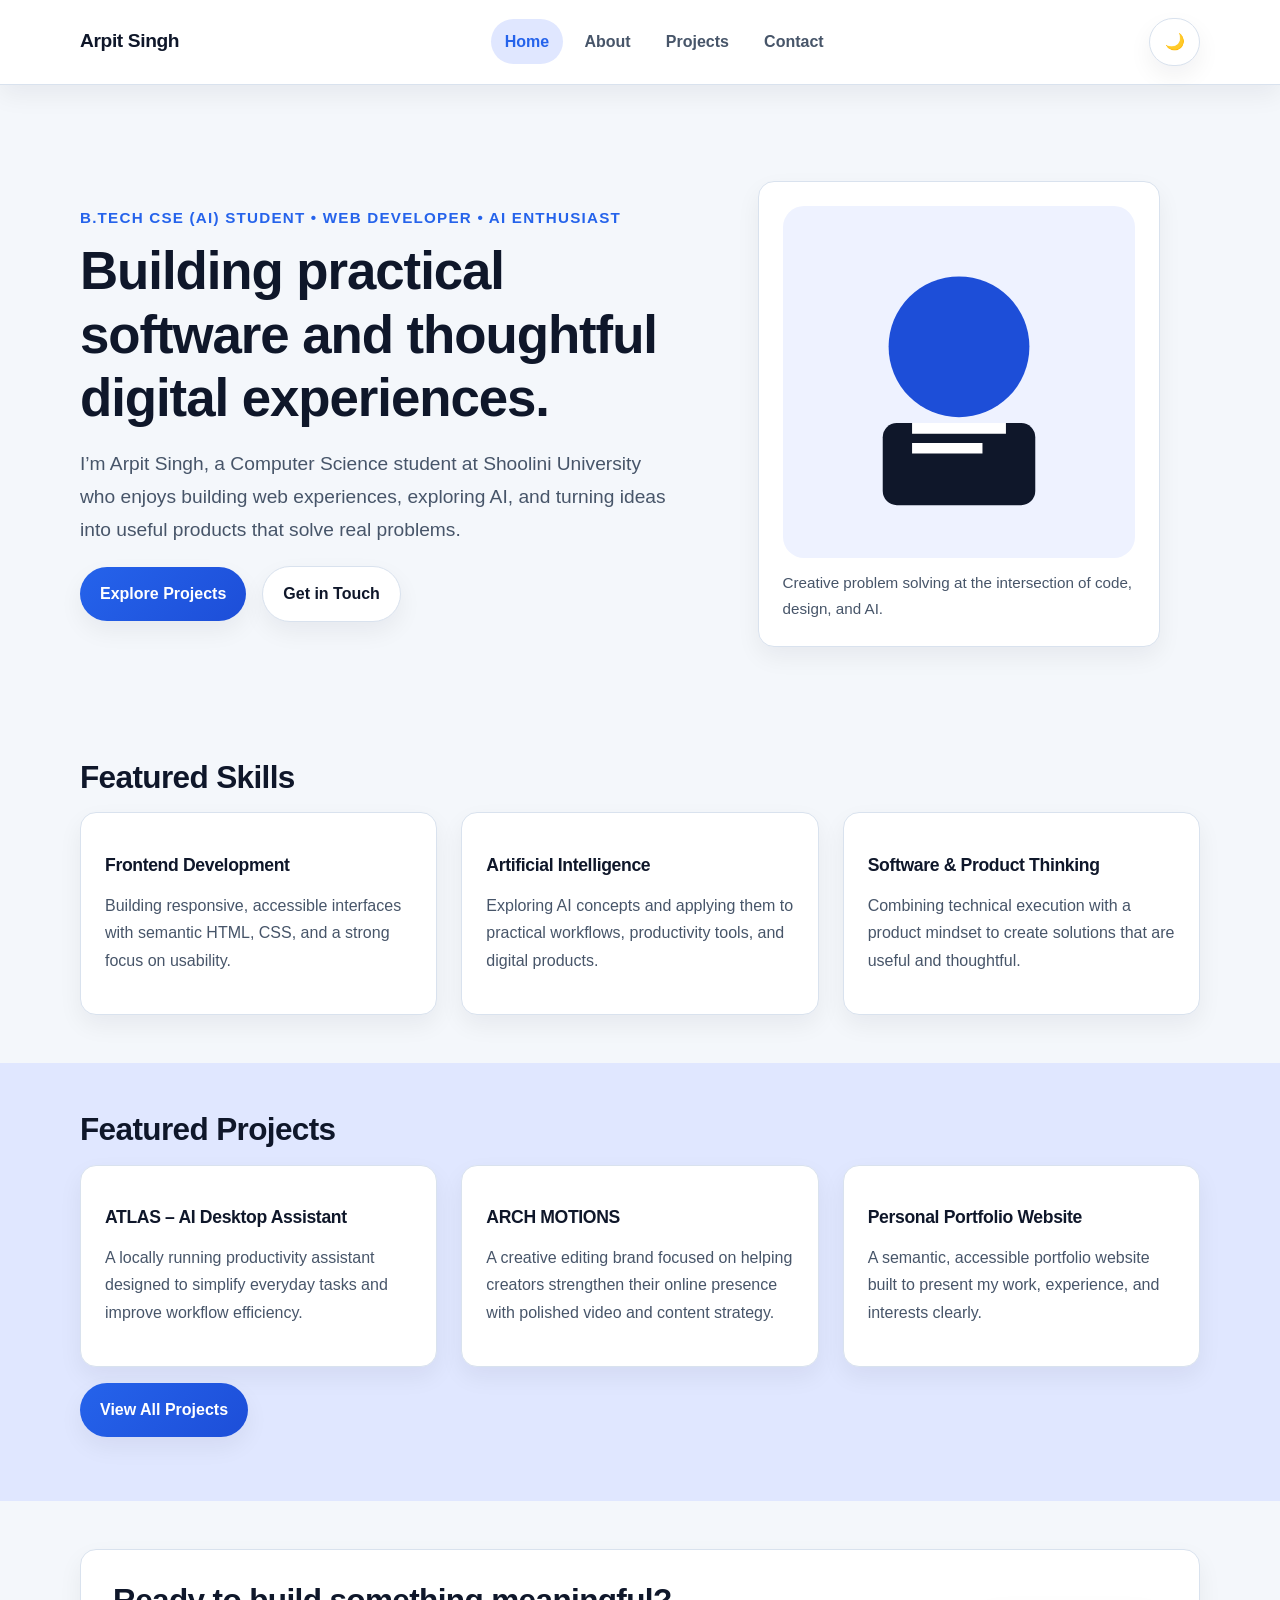
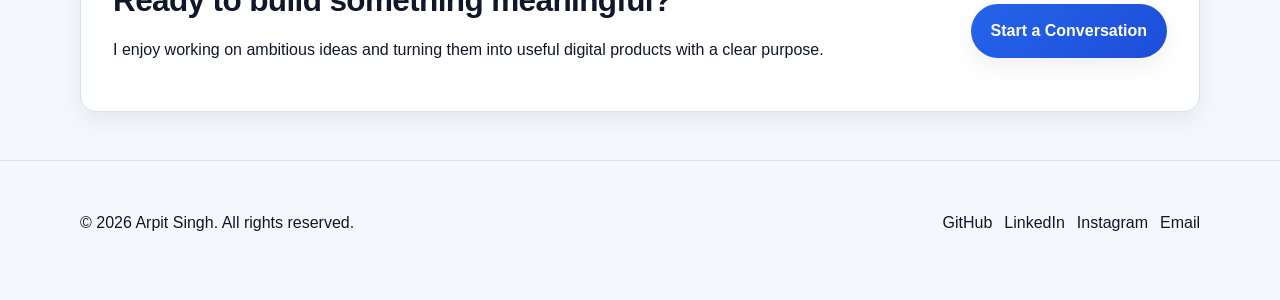
<file: index.html>
<!DOCTYPE html>
<html lang="en">
  <head>
    <meta charset="UTF-8" />
    <meta name="viewport" content="width=device-width, initial-scale=1.0" />
    <meta name="description" content="Portfolio of Arpit Singh, a B.Tech Computer Science student focused on web development, AI, and building useful software." />
    <meta name="keywords" content="Arpit Singh, portfolio, web developer, AI enthusiast, Shoolini University, entrepreneurship" />
    <meta name="author" content="Arpit Singh" />
    <meta property="og:title" content="Arpit Singh | Portfolio" />
    <meta property="og:description" content="Explore the work, skills, and projects of Arpit Singh." />
    <meta property="og:type" content="website" />
    <!-- TODO: Replace with your final GitHub Pages URL. -->
    <meta property="og:url" content="#" />
    <meta name="twitter:card" content="summary_large_image" />
    <meta name="twitter:title" content="Arpit Singh | Portfolio" />
    <meta name="twitter:description" content="Portfolio showcasing the work of Arpit Singh." />
    <meta property="og:image" content="images/portfolio-preview.svg" />
    <meta name="twitter:image" content="images/portfolio-preview.svg" />
    <meta name="robots" content="index,follow" />
    <meta name="theme-color" content="#2563eb" />
    <!-- TODO: Replace with your final GitHub Pages URL. -->
    <link rel="canonical" href="#" />
    <link rel="icon" href="data:image/svg+xml,%3Csvg xmlns='http://www.w3.org/2000/svg' viewBox='0 0 64 64'%3E%3Crect width='64' height='64' rx='12' fill='%230f172a'/%3E%3Cpath d='M20 18h24v8H20zM20 30h14v8H20zM20 42h20v8H20z' fill='%23ffffff'/%3E%3C/svg%3E" />
    <title>Arpit Singh | Portfolio</title>
    <link rel="stylesheet" href="css/style.css" />
  </head>
  <body>
    <a class="skip-link" href="#main-content">Skip to content</a>

    <header class="site-header">
      <div class="container">
        <a class="brand" href="index.html" aria-label="Arpit Singh home">Arpit Singh</a>
        <nav aria-label="Primary Navigation">
          <ul class="nav-list">
            <li><a href="index.html" aria-current="page">Home</a></li>
            <li><a href="about.html">About</a></li>
            <li><a href="projects.html">Projects</a></li>
            <li><a href="contact.html">Contact</a></li>
          </ul>
        </nav>
      </div>
    </header>

    <main id="main-content" tabindex="-1">
      <section class="hero" aria-labelledby="hero-title" aria-describedby="hero-intro">
        <div class="container hero-grid">
          <div>
            <p class="eyebrow">B.Tech CSE (AI) Student • Web Developer • AI Enthusiast</p>
            <h1 id="hero-title">Building practical software and thoughtful digital experiences.</h1>
            <p class="lead" id="hero-intro">
              I’m Arpit Singh, a Computer Science student at Shoolini University who enjoys building web experiences,
              exploring AI, and turning ideas into useful products that solve real problems.
            </p>
            <div class="hero-actions" role="group" aria-label="Primary actions">
              <a class="button button-primary" href="projects.html">Explore Projects</a>
              <a class="button button-secondary" href="contact.html">Get in Touch</a>
            </div>
          </div>
          <figure class="hero-figure">
            <img src="data:image/svg+xml,%3Csvg xmlns='http://www.w3.org/2000/svg' viewBox='0 0 600 600'%3E%3Crect width='600' height='600' rx='36' fill='%23eef2ff'/%3E%3Ccircle cx='300' cy='240' r='120' fill='%231d4ed8'/%3E%3Crect x='170' y='370' width='260' height='140' rx='24' fill='%230f172a'/%3E%3Cpath d='M220 370h160v18H220zM220 404h120v18H220z' fill='%23ffffff'/%3E%3C/svg%3E" alt="Illustration representing Arpit Singh as a web developer and AI enthusiast" />
            <figcaption>Creative problem solving at the intersection of code, design, and AI.</figcaption>
          </figure>
        </div>
      </section>

      <section class="section" aria-labelledby="skills-title">
        <div class="container">
          <h2 id="skills-title">Featured Skills</h2>
          <div class="card-grid">
            <article class="card">
              <h3>Frontend Development</h3>
              <p>Building responsive, accessible interfaces with semantic HTML, CSS, and a strong focus on usability.</p>
            </article>
            <article class="card">
              <h3>Artificial Intelligence</h3>
              <p>Exploring AI concepts and applying them to practical workflows, productivity tools, and digital products.</p>
            </article>
            <article class="card">
              <h3>Software & Product Thinking</h3>
              <p>Combining technical execution with a product mindset to create solutions that are useful and thoughtful.</p>
            </article>
          </div>
        </div>
      </section>

      <section class="section alt-section" aria-labelledby="projects-title">
        <div class="container">
          <h2 id="projects-title">Featured Projects</h2>
          <div class="card-grid">
            <article class="card">
              <h3>ATLAS – AI Desktop Assistant</h3>
              <p>A locally running productivity assistant designed to simplify everyday tasks and improve workflow efficiency.</p>
            </article>
            <article class="card">
              <h3>ARCH MOTIONS</h3>
              <p>A creative editing brand focused on helping creators strengthen their online presence with polished video and content strategy.</p>
            </article>
            <article class="card">
              <h3>Personal Portfolio Website</h3>
              <p>A semantic, accessible portfolio website built to present my work, experience, and interests clearly.</p>
            </article>
          </div>
          <p class="section-cta">
            <a class="button button-primary" href="projects.html">View All Projects</a>
          </p>
        </div>
      </section>

      <section class="section" aria-labelledby="cta-title">
        <div class="container cta-box">
          <div>
            <h2 id="cta-title">Ready to build something meaningful?</h2>
            <p>I enjoy working on ambitious ideas and turning them into useful digital products with a clear purpose.</p>
          </div>
          <a class="button button-primary" href="contact.html">Start a Conversation</a>
        </div>
      </section>
    </main>

    <footer class="site-footer">
      <div class="container footer-content">
        <p>© <time datetime="2026">2026</time> Arpit Singh. All rights reserved.</p>
        <nav aria-label="Social links">
          <ul class="footer-links">
            <li><!-- TODO: Insert your GitHub profile link. --><span>GitHub</span></li>
            <li><!-- TODO: Insert your LinkedIn profile link. --><span>LinkedIn</span></li>
            <li><!-- TODO: Insert your Instagram profile link. --><span>Instagram</span></li>
            <li><!-- TODO: Insert your real email address. --><span>Email</span></li>
          </ul>
        </nav>
      </div>
    </footer>
    <script src="script.js"></script>
  </body>
</html>
</file>
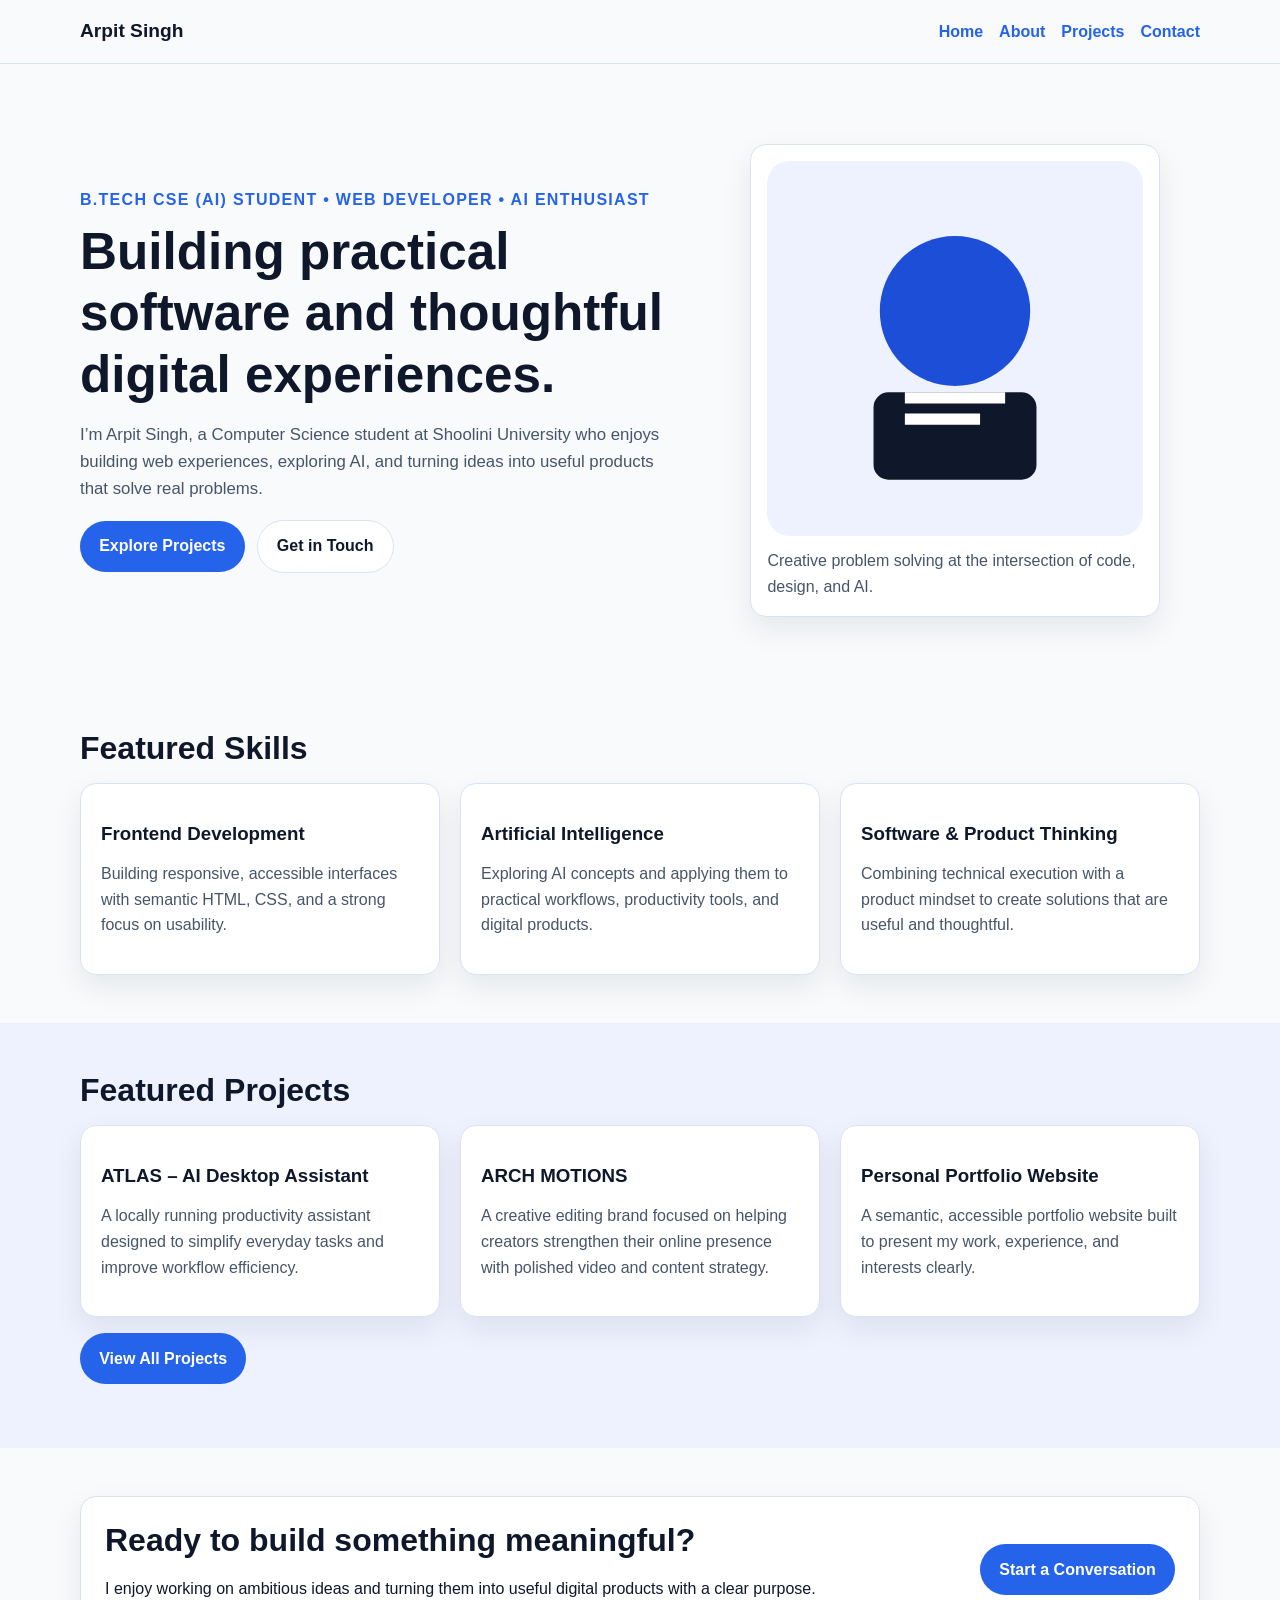
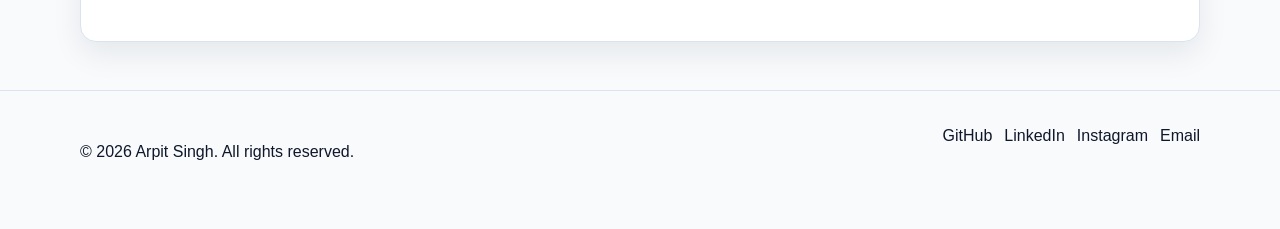
<file: portfolio/index.html>
<!DOCTYPE html>
<html lang="en">
  <head>
    <meta charset="UTF-8" />
    <meta name="viewport" content="width=device-width, initial-scale=1.0" />
    <meta name="description" content="Portfolio of Arpit Singh, a B.Tech Computer Science student focused on web development, AI, and building useful software." />
    <meta name="keywords" content="Arpit Singh, portfolio, web developer, AI enthusiast, Shoolini University, entrepreneurship" />
    <meta name="author" content="Arpit Singh" />
    <meta property="og:title" content="Arpit Singh | Portfolio" />
    <meta property="og:description" content="Explore the work, skills, and projects of Arpit Singh." />
    <meta property="og:type" content="website" />
    <!-- TODO: Replace with your final GitHub Pages URL. -->
    <meta property="og:url" content="#" />
    <meta name="twitter:card" content="summary_large_image" />
    <meta name="twitter:title" content="Arpit Singh | Portfolio" />
    <meta name="twitter:description" content="Portfolio showcasing the work of Arpit Singh." />
    <meta property="og:image" content="images/portfolio-preview.svg" />
    <meta name="twitter:image" content="images/portfolio-preview.svg" />
    <meta name="robots" content="index,follow" />
    <meta name="theme-color" content="#2563eb" />
    <!-- TODO: Replace with your final GitHub Pages URL. -->
    <link rel="canonical" href="#" />
    <link rel="icon" href="data:image/svg+xml,%3Csvg xmlns='http://www.w3.org/2000/svg' viewBox='0 0 64 64'%3E%3Crect width='64' height='64' rx='12' fill='%230f172a'/%3E%3Cpath d='M20 18h24v8H20zM20 30h14v8H20zM20 42h20v8H20z' fill='%23ffffff'/%3E%3C/svg%3E" />
    <title>Arpit Singh | Portfolio</title>
    <link rel="stylesheet" href="css/style.css" />
  </head>
  <body>
    <a class="skip-link" href="#main-content">Skip to content</a>

    <header class="site-header">
      <div class="container">
        <a class="brand" href="index.html" aria-label="Arpit Singh home">Arpit Singh</a>
        <nav aria-label="Primary Navigation">
          <ul class="nav-list">
            <li><a href="index.html" aria-current="page">Home</a></li>
            <li><a href="about.html">About</a></li>
            <li><a href="projects.html">Projects</a></li>
            <li><a href="contact.html">Contact</a></li>
          </ul>
        </nav>
      </div>
    </header>

    <main id="main-content" tabindex="-1">
      <section class="hero" aria-labelledby="hero-title" aria-describedby="hero-intro">
        <div class="container hero-grid">
          <div>
            <p class="eyebrow">B.Tech CSE (AI) Student • Web Developer • AI Enthusiast</p>
            <h1 id="hero-title">Building practical software and thoughtful digital experiences.</h1>
            <p class="lead" id="hero-intro">
              I’m Arpit Singh, a Computer Science student at Shoolini University who enjoys building web experiences,
              exploring AI, and turning ideas into useful products that solve real problems.
            </p>
            <div class="hero-actions" role="group" aria-label="Primary actions">
              <a class="button button-primary" href="projects.html">Explore Projects</a>
              <a class="button button-secondary" href="contact.html">Get in Touch</a>
            </div>
          </div>
          <figure class="hero-figure">
            <img src="data:image/svg+xml,%3Csvg xmlns='http://www.w3.org/2000/svg' viewBox='0 0 600 600'%3E%3Crect width='600' height='600' rx='36' fill='%23eef2ff'/%3E%3Ccircle cx='300' cy='240' r='120' fill='%231d4ed8'/%3E%3Crect x='170' y='370' width='260' height='140' rx='24' fill='%230f172a'/%3E%3Cpath d='M220 370h160v18H220zM220 404h120v18H220z' fill='%23ffffff'/%3E%3C/svg%3E" alt="Illustration representing Arpit Singh as a web developer and AI enthusiast" />
            <figcaption>Creative problem solving at the intersection of code, design, and AI.</figcaption>
          </figure>
        </div>
      </section>

      <section class="section" aria-labelledby="skills-title">
        <div class="container">
          <h2 id="skills-title">Featured Skills</h2>
          <div class="card-grid">
            <article class="card">
              <h3>Frontend Development</h3>
              <p>Building responsive, accessible interfaces with semantic HTML, CSS, and a strong focus on usability.</p>
            </article>
            <article class="card">
              <h3>Artificial Intelligence</h3>
              <p>Exploring AI concepts and applying them to practical workflows, productivity tools, and digital products.</p>
            </article>
            <article class="card">
              <h3>Software & Product Thinking</h3>
              <p>Combining technical execution with a product mindset to create solutions that are useful and thoughtful.</p>
            </article>
          </div>
        </div>
      </section>

      <section class="section alt-section" aria-labelledby="projects-title">
        <div class="container">
          <h2 id="projects-title">Featured Projects</h2>
          <div class="card-grid">
            <article class="card">
              <h3>ATLAS – AI Desktop Assistant</h3>
              <p>A locally running productivity assistant designed to simplify everyday tasks and improve workflow efficiency.</p>
            </article>
            <article class="card">
              <h3>ARCH MOTIONS</h3>
              <p>A creative editing brand focused on helping creators strengthen their online presence with polished video and content strategy.</p>
            </article>
            <article class="card">
              <h3>Personal Portfolio Website</h3>
              <p>A semantic, accessible portfolio website built to present my work, experience, and interests clearly.</p>
            </article>
          </div>
          <p class="section-cta">
            <a class="button button-primary" href="projects.html">View All Projects</a>
          </p>
        </div>
      </section>

      <section class="section" aria-labelledby="cta-title">
        <div class="container cta-box">
          <div>
            <h2 id="cta-title">Ready to build something meaningful?</h2>
            <p>I enjoy working on ambitious ideas and turning them into useful digital products with a clear purpose.</p>
          </div>
          <a class="button button-primary" href="contact.html">Start a Conversation</a>
        </div>
      </section>
    </main>

    <footer class="site-footer">
      <div class="container footer-content">
        <p>© <time datetime="2026">2026</time> Arpit Singh. All rights reserved.</p>
        <nav aria-label="Social links">
          <ul class="footer-links">
            <li><!-- TODO: Insert your GitHub profile link. --><span>GitHub</span></li>
            <li><!-- TODO: Insert your LinkedIn profile link. --><span>LinkedIn</span></li>
            <li><!-- TODO: Insert your Instagram profile link. --><span>Instagram</span></li>
            <li><!-- TODO: Insert your real email address. --><span>Email</span></li>
          </ul>
        </nav>
      </div>
    </footer>
  </body>
</html>
</file>
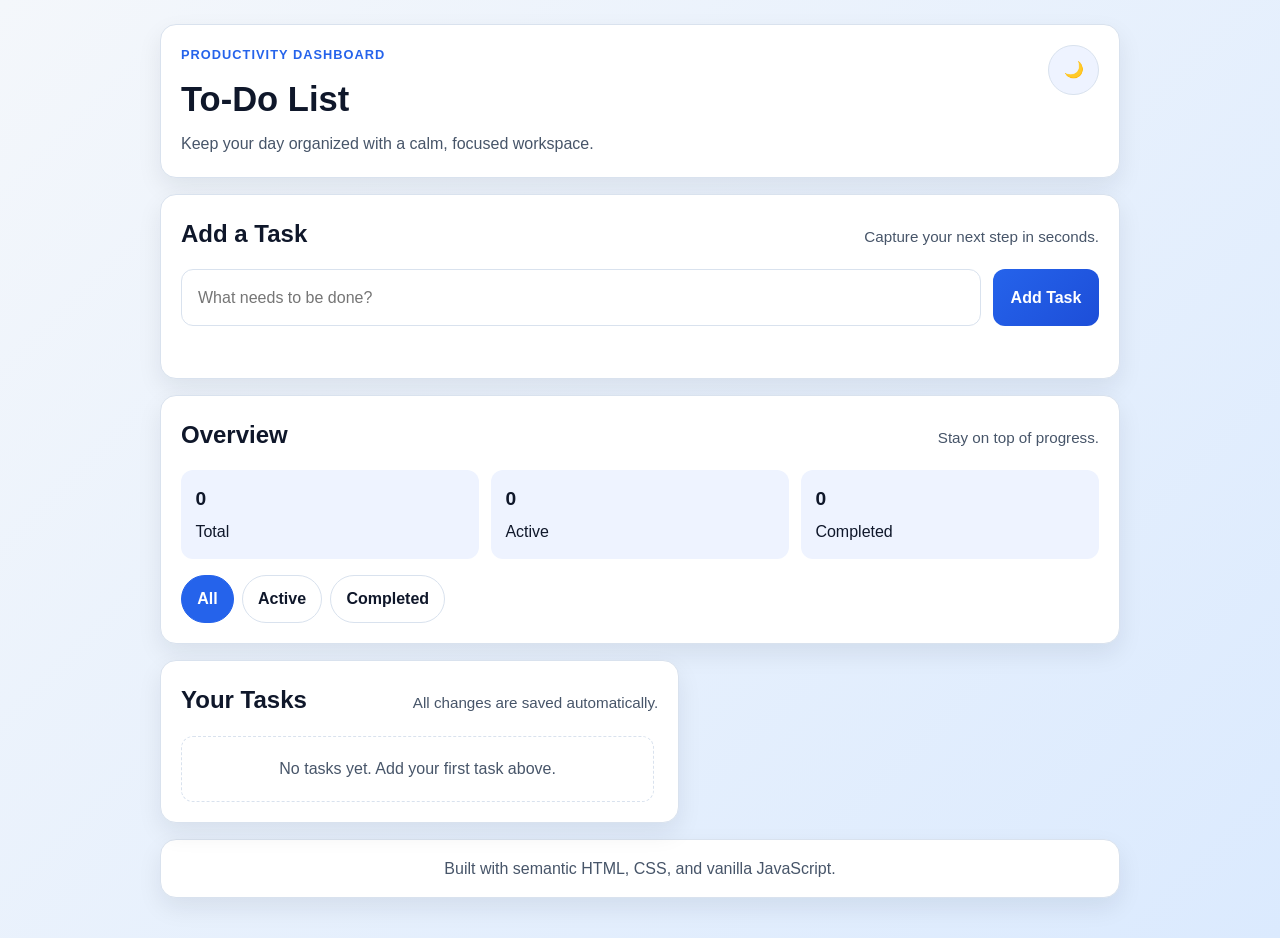
<file: to-do/index.html>
<!DOCTYPE html>
<html lang="en">
  <head>
    <meta charset="UTF-8" />
    <meta name="viewport" content="width=device-width, initial-scale=1.0" />
    <meta name="description" content="A modern to-do list app built with semantic HTML, CSS, and vanilla JavaScript." />
    <meta name="theme-color" content="#2563eb" />
    <title>To-Do List</title>
    <link rel="stylesheet" href="style.css" />
  </head>
  <body>
    <div class="app-shell">
      <header class="app-header">
        <div class="header-content">
          <div>
            <p class="eyebrow">Productivity Dashboard</p>
            <h1>To-Do List</h1>
            <p class="header-copy">Keep your day organized with a calm, focused workspace.</p>
          </div>
          <button class="theme-toggle" type="button" data-theme-toggle aria-label="Toggle color theme">
            <span class="theme-icon" aria-hidden="true">🌙</span>
            <span class="sr-only">Toggle theme</span>
          </button>
        </div>
      </header>

      <main class="app-main">
        <section class="panel composer-panel" aria-labelledby="task-form-title">
          <div class="panel-heading">
            <h2 id="task-form-title">Add a Task</h2>
            <p>Capture your next step in seconds.</p>
          </div>
          <form id="task-form" class="task-form" novalidate>
            <label class="sr-only" for="task-input">Task title</label>
            <input id="task-input" name="task" type="text" placeholder="What needs to be done?" autocomplete="off" required />
            <button class="button button-primary" type="submit">Add Task</button>
          </form>
          <p id="form-message" class="form-message" role="status" aria-live="polite"></p>
        </section>

        <section class="panel stats-panel" aria-labelledby="stats-title">
          <div class="panel-heading">
            <h2 id="stats-title">Overview</h2>
            <p>Stay on top of progress.</p>
          </div>
          <div class="stats-grid">
            <article class="stat-card">
              <strong id="task-count">0</strong>
              <span>Total</span>
            </article>
            <article class="stat-card">
              <strong id="active-count">0</strong>
              <span>Active</span>
            </article>
            <article class="stat-card">
              <strong id="completed-count">0</strong>
              <span>Completed</span>
            </article>
          </div>
          <div class="filter-group" id="filter-group" role="group" aria-label="Filter tasks">
            <button class="filter-button is-active" type="button" data-filter="all">All</button>
            <button class="filter-button" type="button" data-filter="active">Active</button>
            <button class="filter-button" type="button" data-filter="completed">Completed</button>
          </div>
        </section>

        <section class="panel task-panel" aria-labelledby="task-list-title">
          <div class="panel-heading">
            <h2 id="task-list-title">Your Tasks</h2>
            <p>All changes are saved automatically.</p>
          </div>
          <div id="task-list" class="task-list" role="list" aria-live="polite"></div>
        </section>
      </main>

      <footer class="app-footer">
        <p>Built with semantic HTML, CSS, and vanilla JavaScript.</p>
      </footer>
    </div>

    <script src="script.js"></script>
  </body>
</html>
</file>
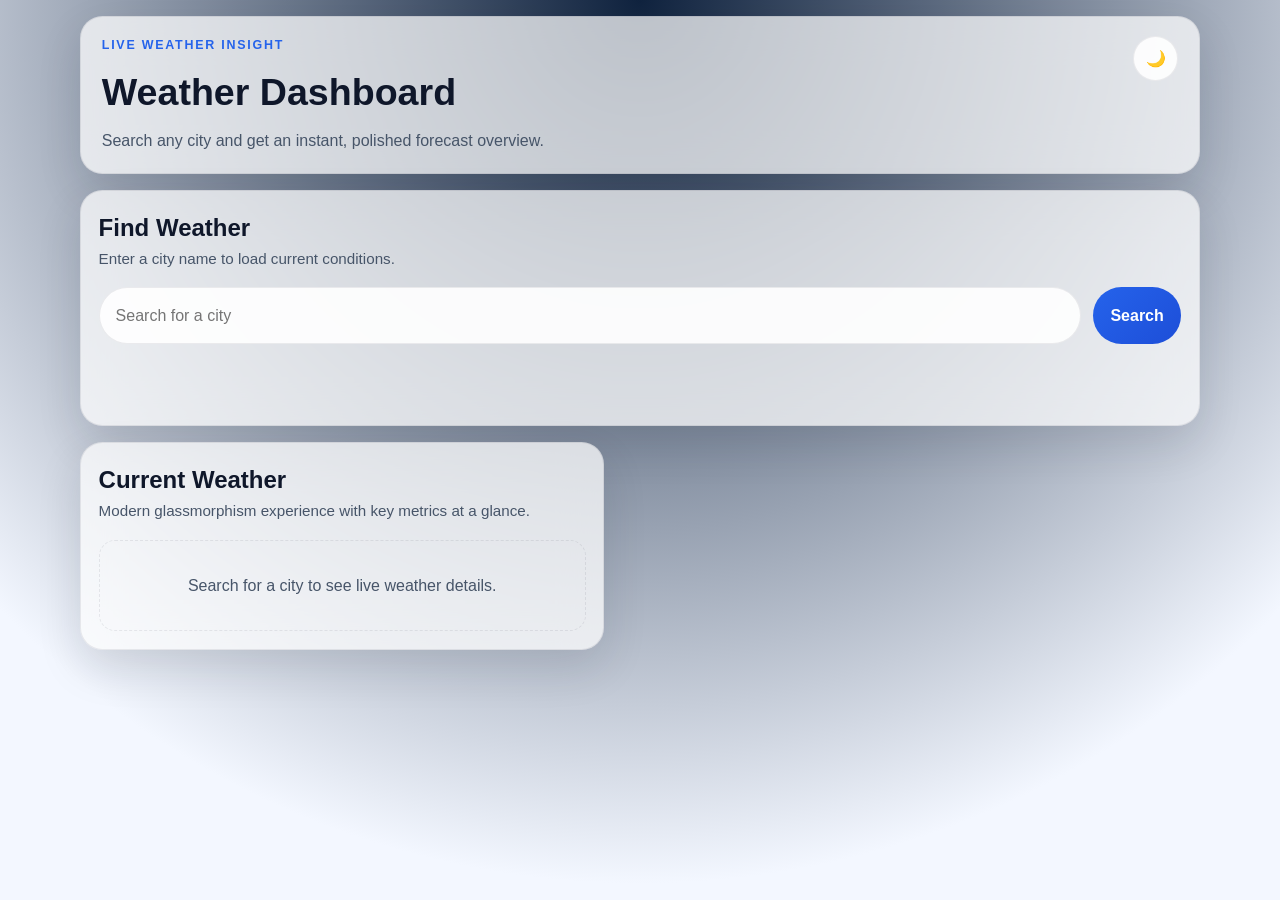
<file: weather-dashboard/index.html>
<!DOCTYPE html>
<html lang="en">
  <head>
    <meta charset="UTF-8" />
    <meta name="viewport" content="width=device-width, initial-scale=1.0" />
    <meta name="description" content="Interactive weather dashboard built with semantic HTML, CSS, and vanilla JavaScript." />
    <title>Weather Dashboard</title>
    <link rel="stylesheet" href="style.css" />
  </head>
  <body>
    <a class="skip-link" href="#main-content">Skip to main content</a>

    <div class="page-shell">
      <header class="hero" role="banner">
        <div class="hero__copy">
          <p class="eyebrow">Live Weather Insight</p>
          <h1>Weather Dashboard</h1>
          <p class="hero__text">Search any city and get an instant, polished forecast overview.</p>
        </div>
        <button class="theme-toggle" type="button" id="theme-toggle" aria-label="Toggle color theme">
          <span aria-hidden="true">🌙</span>
        </button>
      </header>

      <main id="main-content" class="dashboard" role="main">
        <section class="panel panel--search" aria-labelledby="search-title">
          <div class="panel__header">
            <h2 id="search-title">Find Weather</h2>
            <p>Enter a city name to load current conditions.</p>
          </div>

          <form id="search-form" class="search-form" novalidate>
            <label class="sr-only" for="city-input">City name</label>
            <input id="city-input" name="city" type="text" placeholder="Search for a city" autocomplete="off" required />
            <button class="button button--primary" type="submit">Search</button>
          </form>

          <p id="error-message" class="message message--error" role="alert" aria-live="assertive"></p>
          <p id="loading-message" class="message message--loading" role="status" aria-live="polite"></p>
        </section>

        <section class="panel panel--weather" aria-labelledby="weather-title">
          <div class="panel__header">
            <h2 id="weather-title">Current Weather</h2>
            <p>Modern glassmorphism experience with key metrics at a glance.</p>
          </div>

          <div id="weather-panel" class="weather-panel" aria-live="polite">
            <div class="weather-placeholder">
              <p>Search for a city to see live weather details.</p>
            </div>
          </div>
        </section>
      </main>
    </div>

    <script src="script.js"></script>
  </body>
</html>
</file>
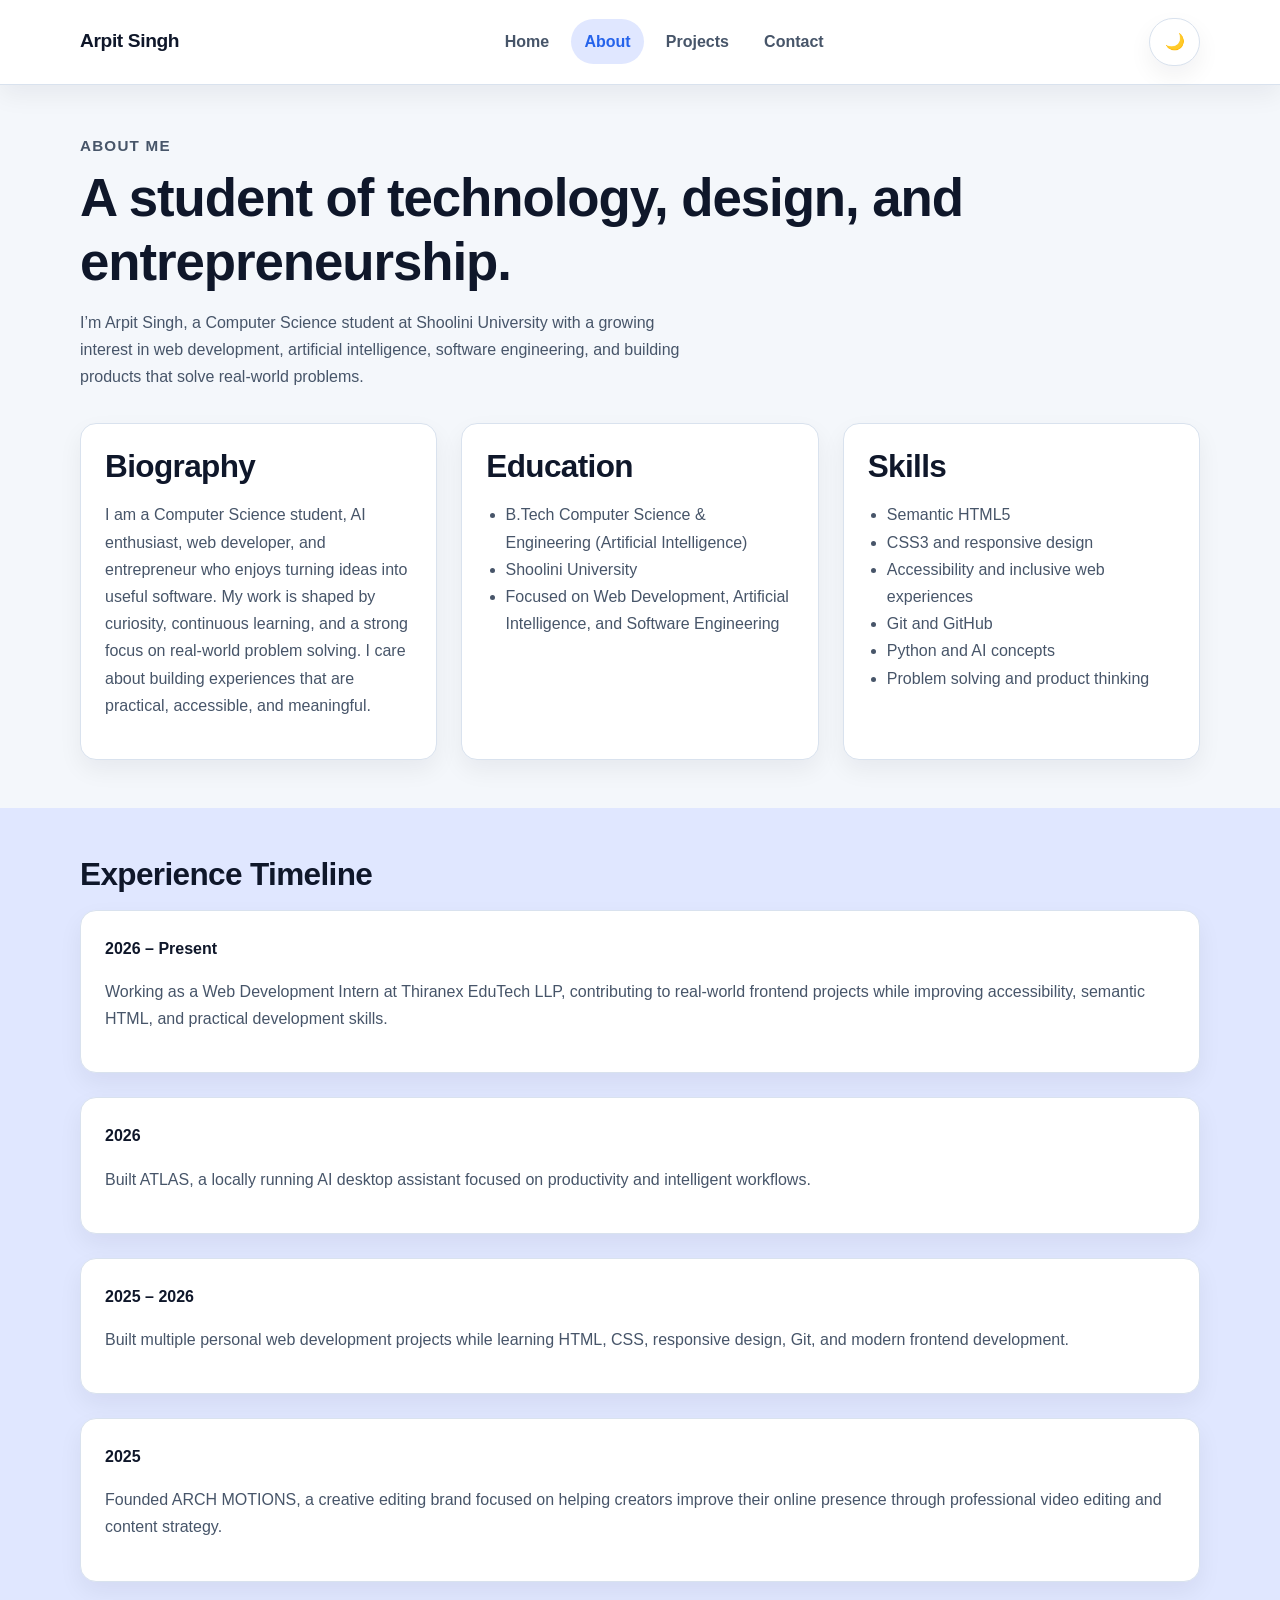
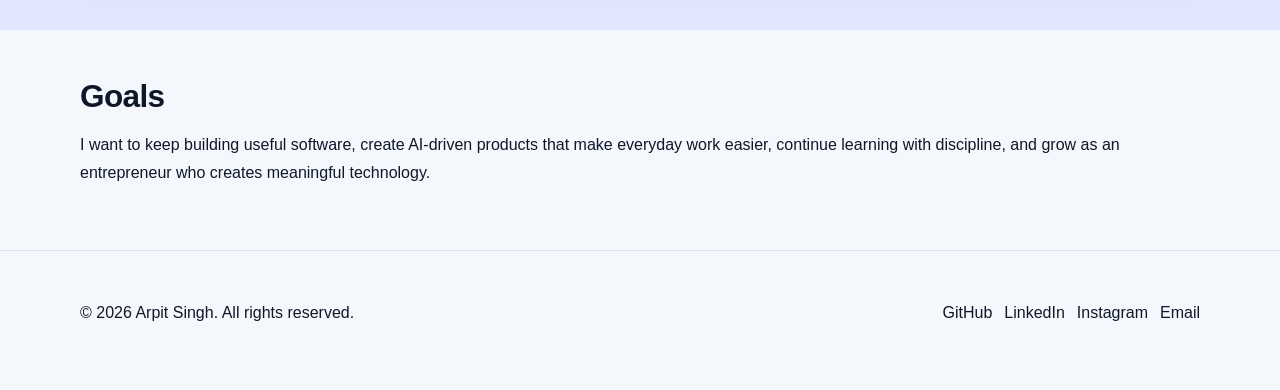
<file: about.html>
<!DOCTYPE html>
<html lang="en">
  <head>
    <meta charset="UTF-8" />
    <meta name="viewport" content="width=device-width, initial-scale=1.0" />
    <meta name="description" content="About Arpit Singh, a Computer Science student focused on AI, web development, software engineering, and entrepreneurship." />
    <meta name="keywords" content="Arpit Singh, about, biography, AI, web development, Shoolini University" />
    <meta name="author" content="Arpit Singh" />
    <meta property="og:title" content="About Arpit Singh" />
    <meta property="og:description" content="Learn more about Arpit Singh’s journey, education, skills, and goals." />
    <meta property="og:type" content="website" />
    <!-- TODO: Replace with your final GitHub Pages URL. -->
    <meta property="og:url" content="#" />
    <meta name="twitter:card" content="summary" />
    <meta name="twitter:title" content="About Arpit Singh" />
    <meta name="twitter:description" content="Biography and experience of Arpit Singh." />
    <meta property="og:image" content="images/portfolio-preview.svg" />
    <meta name="twitter:image" content="images/portfolio-preview.svg" />
    <meta name="robots" content="index,follow" />
    <meta name="theme-color" content="#2563eb" />
    <!-- TODO: Replace with your final GitHub Pages URL. -->
    <link rel="canonical" href="#" />
    <link rel="icon" href="data:image/svg+xml,%3Csvg xmlns='http://www.w3.org/2000/svg' viewBox='0 0 64 64'%3E%3Crect width='64' height='64' rx='12' fill='%230f172a'/%3E%3Cpath d='M20 18h24v8H20zM20 30h14v8H20zM20 42h20v8H20z' fill='%23ffffff'/%3E%3C/svg%3E" />
    <title>About | Arpit Singh</title>
    <link rel="stylesheet" href="css/style.css" />
  </head>
  <body>
    <a class="skip-link" href="#main-content">Skip to content</a>

    <header class="site-header">
      <div class="container">
        <a class="brand" href="index.html" aria-label="Arpit Singh home">Arpit Singh</a>
        <nav aria-label="Primary Navigation">
          <ul class="nav-list">
            <li><a href="index.html">Home</a></li>
            <li><a href="about.html" aria-current="page">About</a></li>
            <li><a href="projects.html">Projects</a></li>
            <li><a href="contact.html">Contact</a></li>
          </ul>
        </nav>
      </div>
    </header>

    <main id="main-content" tabindex="-1">
      <section class="section" aria-labelledby="about-title" aria-describedby="about-intro">
        <div class="container">
          <div class="page-intro">
            <p class="eyebrow">About Me</p>
            <h1 id="about-title">A student of technology, design, and entrepreneurship.</h1>
            <p id="about-intro">
              I’m Arpit Singh, a Computer Science student at Shoolini University with a growing interest in web development,
              artificial intelligence, software engineering, and building products that solve real-world problems.
            </p>
          </div>

          <div class="about-grid">
            <article class="about-card" aria-labelledby="bio-title">
              <h2 id="bio-title">Biography</h2>
              <p>
                I am a Computer Science student, AI enthusiast, web developer, and entrepreneur who enjoys turning ideas into useful software.
                My work is shaped by curiosity, continuous learning, and a strong focus on real-world problem solving.
                I care about building experiences that are practical, accessible, and meaningful.
              </p>
            </article>

            <article class="about-card" aria-labelledby="education-title">
              <h2 id="education-title">Education</h2>
              <ul class="info-list">
                <li>B.Tech Computer Science &amp; Engineering (Artificial Intelligence)</li>
                <li>Shoolini University</li>
                <li>Focused on Web Development, Artificial Intelligence, and Software Engineering</li>
              </ul>
            </article>

            <article class="about-card" aria-labelledby="skills-title">
              <h2 id="skills-title">Skills</h2>
              <ul class="info-list">
                <li>Semantic HTML5</li>
                <li>CSS3 and responsive design</li>
                <li>Accessibility and inclusive web experiences</li>
                <li>Git and GitHub</li>
                <li>Python and AI concepts</li>
                <li>Problem solving and product thinking</li>
              </ul>
            </article>
          </div>
        </div>
      </section>

      <section class="section alt-section" aria-labelledby="timeline-title">
        <div class="container">
          <h2 id="timeline-title">Experience Timeline</h2>
          <div class="timeline-list">
            <article class="timeline-item">
              <strong><time datetime="2026">2026</time> – Present</strong>
              <p>Working as a Web Development Intern at Thiranex EduTech LLP, contributing to real-world frontend projects while improving accessibility, semantic HTML, and practical development skills.</p>
            </article>
            <article class="timeline-item">
              <strong><time datetime="2026">2026</time></strong>
              <p>Built ATLAS, a locally running AI desktop assistant focused on productivity and intelligent workflows.</p>
            </article>
            <article class="timeline-item">
              <strong><time datetime="2025">2025</time> – <time datetime="2026">2026</time></strong>
              <p>Built multiple personal web development projects while learning HTML, CSS, responsive design, Git, and modern frontend development.</p>
            </article>
            <article class="timeline-item">
              <strong><time datetime="2025">2025</time></strong>
              <p>Founded ARCH MOTIONS, a creative editing brand focused on helping creators improve their online presence through professional video editing and content strategy.</p>
            </article>
          </div>
        </div>
      </section>

      <section class="section" aria-labelledby="goals-title">
        <div class="container">
          <h2 id="goals-title">Goals</h2>
          <p>
            I want to keep building useful software, create AI-driven products that make everyday work easier, continue learning with discipline, and grow as an entrepreneur who creates meaningful technology.
          </p>
        </div>
      </section>
    </main>

    <footer class="site-footer">
      <div class="container footer-content">
        <p>© <time datetime="2026">2026</time> Arpit Singh. All rights reserved.</p>
        <nav aria-label="Social links">
          <ul class="footer-links">
            <li><!-- TODO: Insert your GitHub profile link. --><span>GitHub</span></li>
            <li><!-- TODO: Insert your LinkedIn profile link. --><span>LinkedIn</span></li>
            <li><!-- TODO: Insert your Instagram profile link. --><span>Instagram</span></li>
            <li><!-- TODO: Insert your real email address. --><span>Email</span></li>
          </ul>
        </nav>
      </div>
    </footer>
    <script src="script.js"></script>
  </body>
</html>
</file>
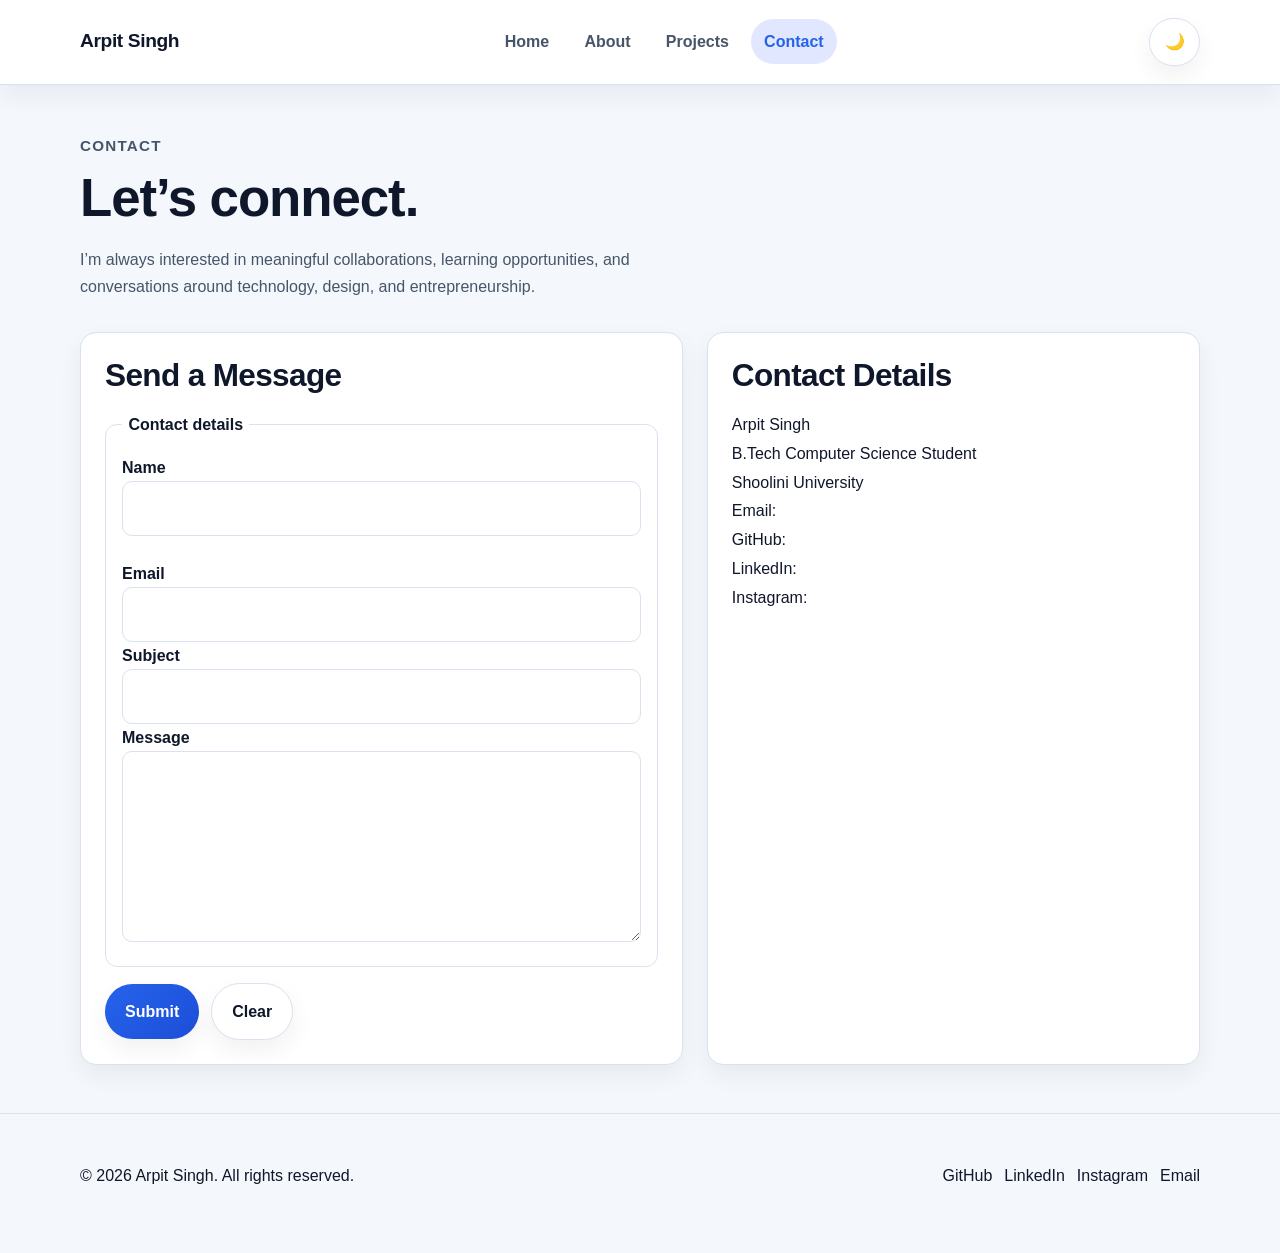
<file: contact.html>
<!DOCTYPE html>
<html lang="en">
  <head>
    <meta charset="UTF-8" />
    <meta name="viewport" content="width=device-width, initial-scale=1.0" />
    <meta name="description" content="Contact Arpit Singh for collaborations, opportunities, or conversations about technology and product ideas." />
    <meta name="keywords" content="Arpit Singh, contact, form, collaboration, portfolio" />
    <meta name="author" content="Arpit Singh" />
    <meta property="og:title" content="Contact Arpit Singh" />
    <meta property="og:description" content="Get in touch with Arpit Singh for collaboration and opportunities." />
    <meta property="og:type" content="website" />
    <!-- TODO: Replace with your final GitHub Pages URL. -->
    <meta property="og:url" content="#" />
    <meta name="twitter:card" content="summary" />
    <meta name="twitter:title" content="Contact Arpit Singh" />
    <meta name="twitter:description" content="Accessible contact form for Arpit Singh." />
    <meta property="og:image" content="images/portfolio-preview.svg" />
    <meta name="twitter:image" content="images/portfolio-preview.svg" />
    <meta name="robots" content="index,follow" />
    <meta name="theme-color" content="#2563eb" />
    <!-- TODO: Replace with your final GitHub Pages URL. -->
    <link rel="canonical" href="#" />
    <link rel="icon" href="data:image/svg+xml,%3Csvg xmlns='http://www.w3.org/2000/svg' viewBox='0 0 64 64'%3E%3Crect width='64' height='64' rx='12' fill='%230f172a'/%3E%3Cpath d='M20 18h24v8H20zM20 30h14v8H20zM20 42h20v8H20z' fill='%23ffffff'/%3E%3C/svg%3E" />
    <title>Contact | Arpit Singh</title>
    <link rel="stylesheet" href="css/style.css" />
  </head>
  <body>
    <a class="skip-link" href="#main-content">Skip to content</a>

    <header class="site-header">
      <div class="container">
        <a class="brand" href="index.html" aria-label="Arpit Singh home">Arpit Singh</a>
        <nav aria-label="Primary Navigation">
          <ul class="nav-list">
            <li><a href="index.html">Home</a></li>
            <li><a href="about.html">About</a></li>
            <li><a href="projects.html">Projects</a></li>
            <li><a href="contact.html" aria-current="page">Contact</a></li>
          </ul>
        </nav>
      </div>
    </header>

    <main id="main-content" tabindex="-1">
      <section class="section" aria-labelledby="contact-title" aria-describedby="contact-intro">
        <div class="container">
          <div class="page-intro">
            <p class="eyebrow">Contact</p>
            <h1 id="contact-title">Let’s connect.</h1>
            <p id="contact-intro">
              I’m always interested in meaningful collaborations, learning opportunities, and conversations around technology, design, and entrepreneurship.
            </p>
          </div>

          <div class="contact-layout">
            <article class="contact-card" aria-labelledby="form-title">
              <h2 id="form-title">Send a Message</h2>
              <form action="#" method="post" aria-labelledby="form-title">
                <fieldset>
                  <legend>Contact details</legend>
                  <div class="form-grid">
                    <div>
                      <label for="name">Name</label>
                      <input id="name" name="name" type="text" autocomplete="name" required />
                    </div>
                    <div>
                      <label for="email">Email</label>
                      <input id="email" name="email" type="email" autocomplete="email" required />
                    </div>
                  </div>

                  <div>
                    <label for="subject">Subject</label>
                    <input id="subject" name="subject" type="text" required />
                  </div>

                  <div>
                    <label for="message">Message</label>
                    <textarea id="message" name="message" rows="6" required></textarea>
                  </div>
                </fieldset>

                <div class="form-actions">
                  <button class="button button-primary" type="submit">Submit</button>
                  <button class="button button-secondary" type="reset">Clear</button>
                </div>
              </form>
            </article>

            <aside class="contact-card" aria-labelledby="contact-details-title">
              <h2 id="contact-details-title">Contact Details</h2>
              <address>
                Arpit Singh<br />
                B.Tech Computer Science Student<br />
                Shoolini University<br />
                Email: <!-- TODO: Insert your real email address. --><br />
                GitHub: <!-- TODO: Insert your GitHub profile link. --><br />
                LinkedIn: <!-- TODO: Insert your LinkedIn profile link. --><br />
                Instagram: <!-- TODO: Insert your Instagram profile link. -->
              </address>
            </aside>
          </div>
        </div>
      </section>
    </main>

    <footer class="site-footer">
      <div class="container footer-content">
        <p>© <time datetime="2026">2026</time> Arpit Singh. All rights reserved.</p>
        <nav aria-label="Social links">
          <ul class="footer-links">
            <li><!-- TODO: Insert your GitHub profile link. --><span>GitHub</span></li>
            <li><!-- TODO: Insert your LinkedIn profile link. --><span>LinkedIn</span></li>
            <li><!-- TODO: Insert your Instagram profile link. --><span>Instagram</span></li>
            <li><!-- TODO: Insert your real email address. --><span>Email</span></li>
          </ul>
        </nav>
      </div>
    </footer>
    <script src="script.js"></script>
  </body>
</html>
</file>
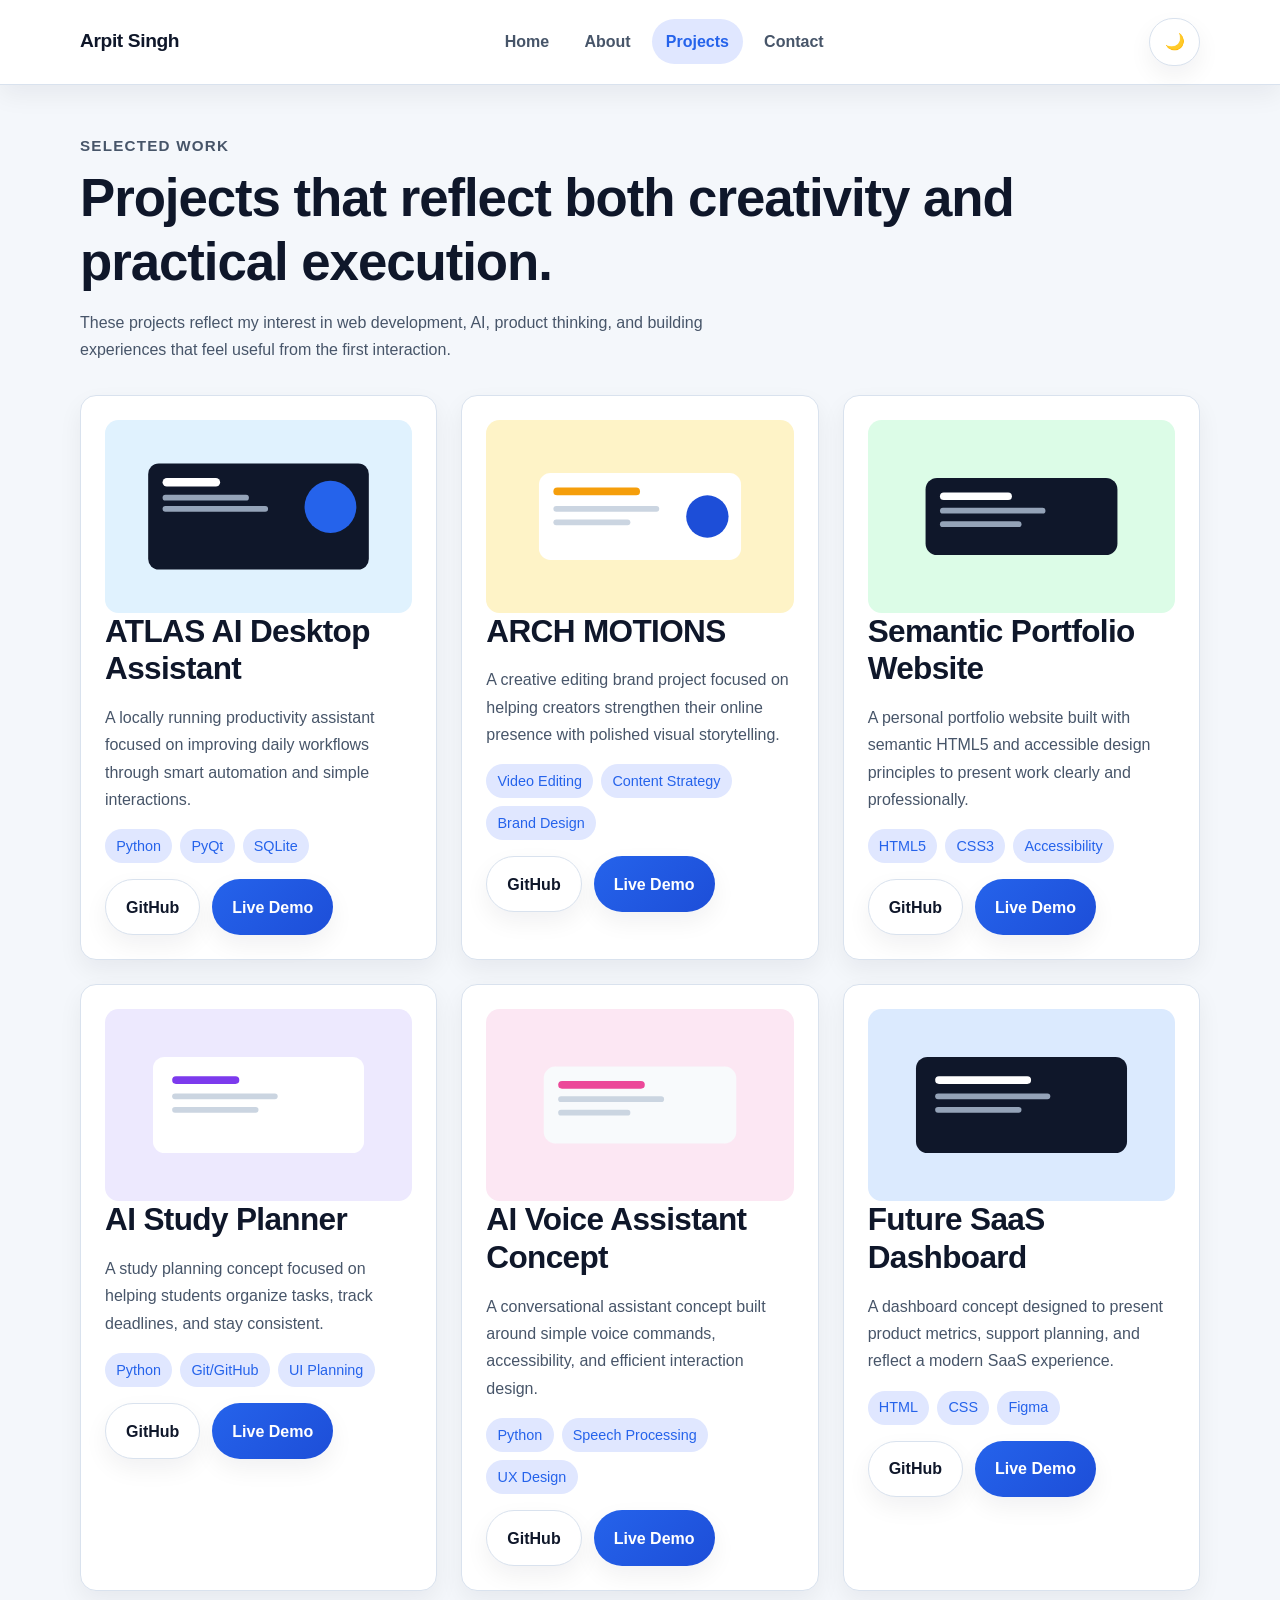
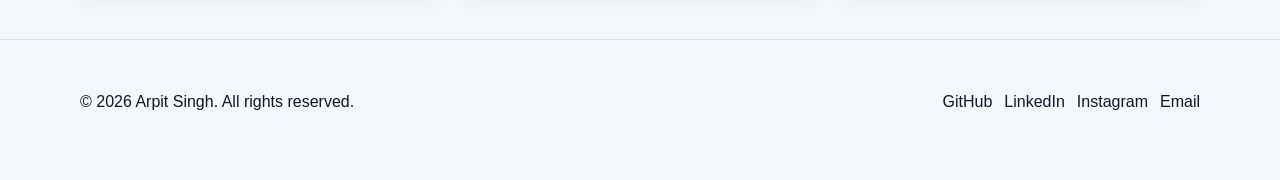
<file: projects.html>
<!DOCTYPE html>
<html lang="en">
  <head>
    <meta charset="UTF-8" />
    <meta name="viewport" content="width=device-width, initial-scale=1.0" />
    <meta name="description" content="Projects by Arpit Singh, featuring web development, AI, and product-focused work." />
    <meta name="keywords" content="Arpit Singh, projects, web development, AI, portfolio, software" />
    <meta name="author" content="Arpit Singh" />
    <meta property="og:title" content="Projects | Arpit Singh" />
    <meta property="og:description" content="View featured projects by Arpit Singh." />
    <meta property="og:type" content="website" />
    <!-- TODO: Replace with your final GitHub Pages URL. -->
    <meta property="og:url" content="#" />
    <meta name="twitter:card" content="summary" />
    <meta name="twitter:title" content="Projects | Arpit Singh" />
    <meta name="twitter:description" content="Portfolio projects by Arpit Singh." />
    <meta property="og:image" content="images/portfolio-preview.svg" />
    <meta name="twitter:image" content="images/portfolio-preview.svg" />
    <meta name="robots" content="index,follow" />
    <meta name="theme-color" content="#2563eb" />
    <!-- TODO: Replace with your final GitHub Pages URL. -->
    <link rel="canonical" href="#" />
    <link rel="icon" href="data:image/svg+xml,%3Csvg xmlns='http://www.w3.org/2000/svg' viewBox='0 0 64 64'%3E%3Crect width='64' height='64' rx='12' fill='%230f172a'/%3E%3Cpath d='M20 18h24v8H20zM20 30h14v8H20zM20 42h20v8H20z' fill='%23ffffff'/%3E%3C/svg%3E" />
    <title>Projects | Arpit Singh</title>
    <link rel="stylesheet" href="css/style.css" />
  </head>
  <body>
    <a class="skip-link" href="#main-content">Skip to content</a>

    <header class="site-header">
      <div class="container">
        <a class="brand" href="index.html" aria-label="Arpit Singh home">Arpit Singh</a>
        <nav aria-label="Primary Navigation">
          <ul class="nav-list">
            <li><a href="index.html">Home</a></li>
            <li><a href="about.html">About</a></li>
            <li><a href="projects.html" aria-current="page">Projects</a></li>
            <li><a href="contact.html">Contact</a></li>
          </ul>
        </nav>
      </div>
    </header>

    <main id="main-content" tabindex="-1">
      <section class="section" aria-labelledby="projects-page-title" aria-describedby="projects-intro">
        <div class="container">
          <div class="page-intro">
            <p class="eyebrow">Selected Work</p>
            <h1 id="projects-page-title">Projects that reflect both creativity and practical execution.</h1>
            <p id="projects-intro">
              These projects reflect my interest in web development, AI, product thinking, and building experiences that feel useful from the first interaction.
            </p>
          </div>

          <div class="project-grid">
            <article class="project-card" aria-labelledby="project-1-title">
              <img src="data:image/svg+xml,%3Csvg xmlns='http://www.w3.org/2000/svg' viewBox='0 0 640 400'%3E%3Crect width='640' height='400' rx='28' fill='%23e0f2fe'/%3E%3Crect x='90' y='90' width='460' height='220' rx='22' fill='%230f172a'/%3E%3Crect x='120' y='120' width='120' height='18' rx='9' fill='%23ffffff'/%3E%3Crect x='120' y='155' width='180' height='12' rx='6' fill='%2394a3b8'/%3E%3Crect x='120' y='178' width='220' height='12' rx='6' fill='%2394a3b8'/%3E%3Ccircle cx='470' cy='180' r='54' fill='%232563eb'/%3E%3C/svg%3E" alt="Dashboard interface for an AI desktop assistant" />
              <h2 id="project-1-title">ATLAS AI Desktop Assistant</h2>
              <p>A locally running productivity assistant focused on improving daily workflows through smart automation and simple interactions.</p>
              <ul class="badge-list" aria-label="Technologies used">
                <li>Python</li>
                <li>PyQt</li>
                <li>SQLite</li>
              </ul>
              <div class="project-actions">
                <a class="button button-secondary" href="#">GitHub</a>
                <a class="button button-primary" href="#">Live Demo</a>
              </div>
            </article>

            <article class="project-card" aria-labelledby="project-2-title">
              <img src="data:image/svg+xml,%3Csvg xmlns='http://www.w3.org/2000/svg' viewBox='0 0 640 400'%3E%3Crect width='640' height='400' rx='28' fill='%23fef3c7'/%3E%3Crect x='110' y='110' width='420' height='180' rx='24' fill='%23ffffff'/%3E%3Crect x='140' y='140' width='180' height='16' rx='8' fill='%23f59e0b'/%3E%3Crect x='140' y='178' width='220' height='12' rx='6' fill='%23cbd5e1'/%3E%3Crect x='140' y='206' width='160' height='12' rx='6' fill='%23cbd5e1'/%3E%3Ccircle cx='460' cy='200' r='44' fill='%231d4ed8'/%3E%3C/svg%3E" alt="Branding and editing concept for a creative studio" />
              <h2 id="project-2-title">ARCH MOTIONS</h2>
              <p>A creative editing brand project focused on helping creators strengthen their online presence with polished visual storytelling.</p>
              <ul class="badge-list" aria-label="Technologies used">
                <li>Video Editing</li>
                <li>Content Strategy</li>
                <li>Brand Design</li>
              </ul>
              <div class="project-actions">
                <a class="button button-secondary" href="#">GitHub</a>
                <a class="button button-primary" href="#">Live Demo</a>
              </div>
            </article>

            <article class="project-card" aria-labelledby="project-3-title">
              <img src="data:image/svg+xml,%3Csvg xmlns='http://www.w3.org/2000/svg' viewBox='0 0 640 400'%3E%3Crect width='640' height='400' rx='28' fill='%23dcfce7'/%3E%3Crect x='120' y='120' width='400' height='160' rx='24' fill='%230f172a'/%3E%3Crect x='150' y='150' width='150' height='16' rx='8' fill='%23ffffff'/%3E%3Crect x='150' y='182' width='220' height='12' rx='6' fill='%2394a3b8'/%3E%3Crect x='150' y='210' width='170' height='12' rx='6' fill='%2394a3b8'/%3E%3C/svg%3E" alt="Website layout for a personal portfolio" />
              <h2 id="project-3-title">Semantic Portfolio Website</h2>
              <p>A personal portfolio website built with semantic HTML5 and accessible design principles to present work clearly and professionally.</p>
              <ul class="badge-list" aria-label="Technologies used">
                <li>HTML5</li>
                <li>CSS3</li>
                <li>Accessibility</li>
              </ul>
              <div class="project-actions">
                <a class="button button-secondary" href="#">GitHub</a>
                <a class="button button-primary" href="#">Live Demo</a>
              </div>
            </article>

            <article class="project-card" aria-labelledby="project-4-title">
              <img src="data:image/svg+xml,%3Csvg xmlns='http://www.w3.org/2000/svg' viewBox='0 0 640 400'%3E%3Crect width='640' height='400' rx='28' fill='%23ede9fe'/%3E%3Crect x='100' y='100' width='440' height='200' rx='24' fill='%23ffffff'/%3E%3Crect x='140' y='140' width='140' height='16' rx='8' fill='%237c3aed'/%3E%3Crect x='140' y='176' width='220' height='12' rx='6' fill='%23cbd5e1'/%3E%3Crect x='140' y='204' width='180' height='12' rx='6' fill='%23cbd5e1'/%3E%3C/svg%3E" alt="Concept screen for a study planning application" />
              <h2 id="project-4-title">AI Study Planner</h2>
              <p>A study planning concept focused on helping students organize tasks, track deadlines, and stay consistent.</p>
              <ul class="badge-list" aria-label="Technologies used">
                <li>Python</li>
                <li>Git/GitHub</li>
                <li>UI Planning</li>
              </ul>
              <div class="project-actions">
                <a class="button button-secondary" href="#">GitHub</a>
                <a class="button button-primary" href="#">Live Demo</a>
              </div>
            </article>

            <article class="project-card" aria-labelledby="project-5-title">
              <img src="data:image/svg+xml,%3Csvg xmlns='http://www.w3.org/2000/svg' viewBox='0 0 640 400'%3E%3Crect width='640' height='400' rx='28' fill='%23fce7f3'/%3E%3Crect x='120' y='120' width='400' height='160' rx='24' fill='%23f8fafc'/%3E%3Crect x='150' y='150' width='180' height='16' rx='8' fill='%23ec4899'/%3E%3Crect x='150' y='182' width='220' height='12' rx='6' fill='%23cbd5e1'/%3E%3Crect x='150' y='210' width='150' height='12' rx='6' fill='%23cbd5e1'/%3E%3C/svg%3E" alt="Concept interface for an AI voice assistant" />
              <h2 id="project-5-title">AI Voice Assistant Concept</h2>
              <p>A conversational assistant concept built around simple voice commands, accessibility, and efficient interaction design.</p>
              <ul class="badge-list" aria-label="Technologies used">
                <li>Python</li>
                <li>Speech Processing</li>
                <li>UX Design</li>
              </ul>
              <div class="project-actions">
                <a class="button button-secondary" href="#">GitHub</a>
                <a class="button button-primary" href="#">Live Demo</a>
              </div>
            </article>

            <article class="project-card" aria-labelledby="project-6-title">
              <img src="data:image/svg+xml,%3Csvg xmlns='http://www.w3.org/2000/svg' viewBox='0 0 640 400'%3E%3Crect width='640' height='400' rx='28' fill='%23dbeafe'/%3E%3Crect x='100' y='100' width='440' height='200' rx='24' fill='%230f172a'/%3E%3Crect x='140' y='140' width='200' height='16' rx='8' fill='%23ffffff'/%3E%3Crect x='140' y='176' width='240' height='12' rx='6' fill='%2394a3b8'/%3E%3Crect x='140' y='204' width='180' height='12' rx='6' fill='%2394a3b8'/%3E%3C/svg%3E" alt="Dashboard concept for a future SaaS product" />
              <h2 id="project-6-title">Future SaaS Dashboard</h2>
              <p>A dashboard concept designed to present product metrics, support planning, and reflect a modern SaaS experience.</p>
              <ul class="badge-list" aria-label="Technologies used">
                <li>HTML</li>
                <li>CSS</li>
                <li>Figma</li>
              </ul>
              <div class="project-actions">
                <a class="button button-secondary" href="#">GitHub</a>
                <a class="button button-primary" href="#">Live Demo</a>
              </div>
            </article>
          </div>
        </div>
      </section>
    </main>

    <footer class="site-footer">
      <div class="container footer-content">
        <p>© <time datetime="2026">2026</time> Arpit Singh. All rights reserved.</p>
        <nav aria-label="Social links">
          <ul class="footer-links">
            <li><!-- TODO: Insert your GitHub profile link. --><span>GitHub</span></li>
            <li><!-- TODO: Insert your LinkedIn profile link. --><span>LinkedIn</span></li>
            <li><!-- TODO: Insert your Instagram profile link. --><span>Instagram</span></li>
            <li><!-- TODO: Insert your real email address. --><span>Email</span></li>
          </ul>
        </nav>
      </div>
    </footer>
    <script src="script.js"></script>
  </body>
</html>
</file>
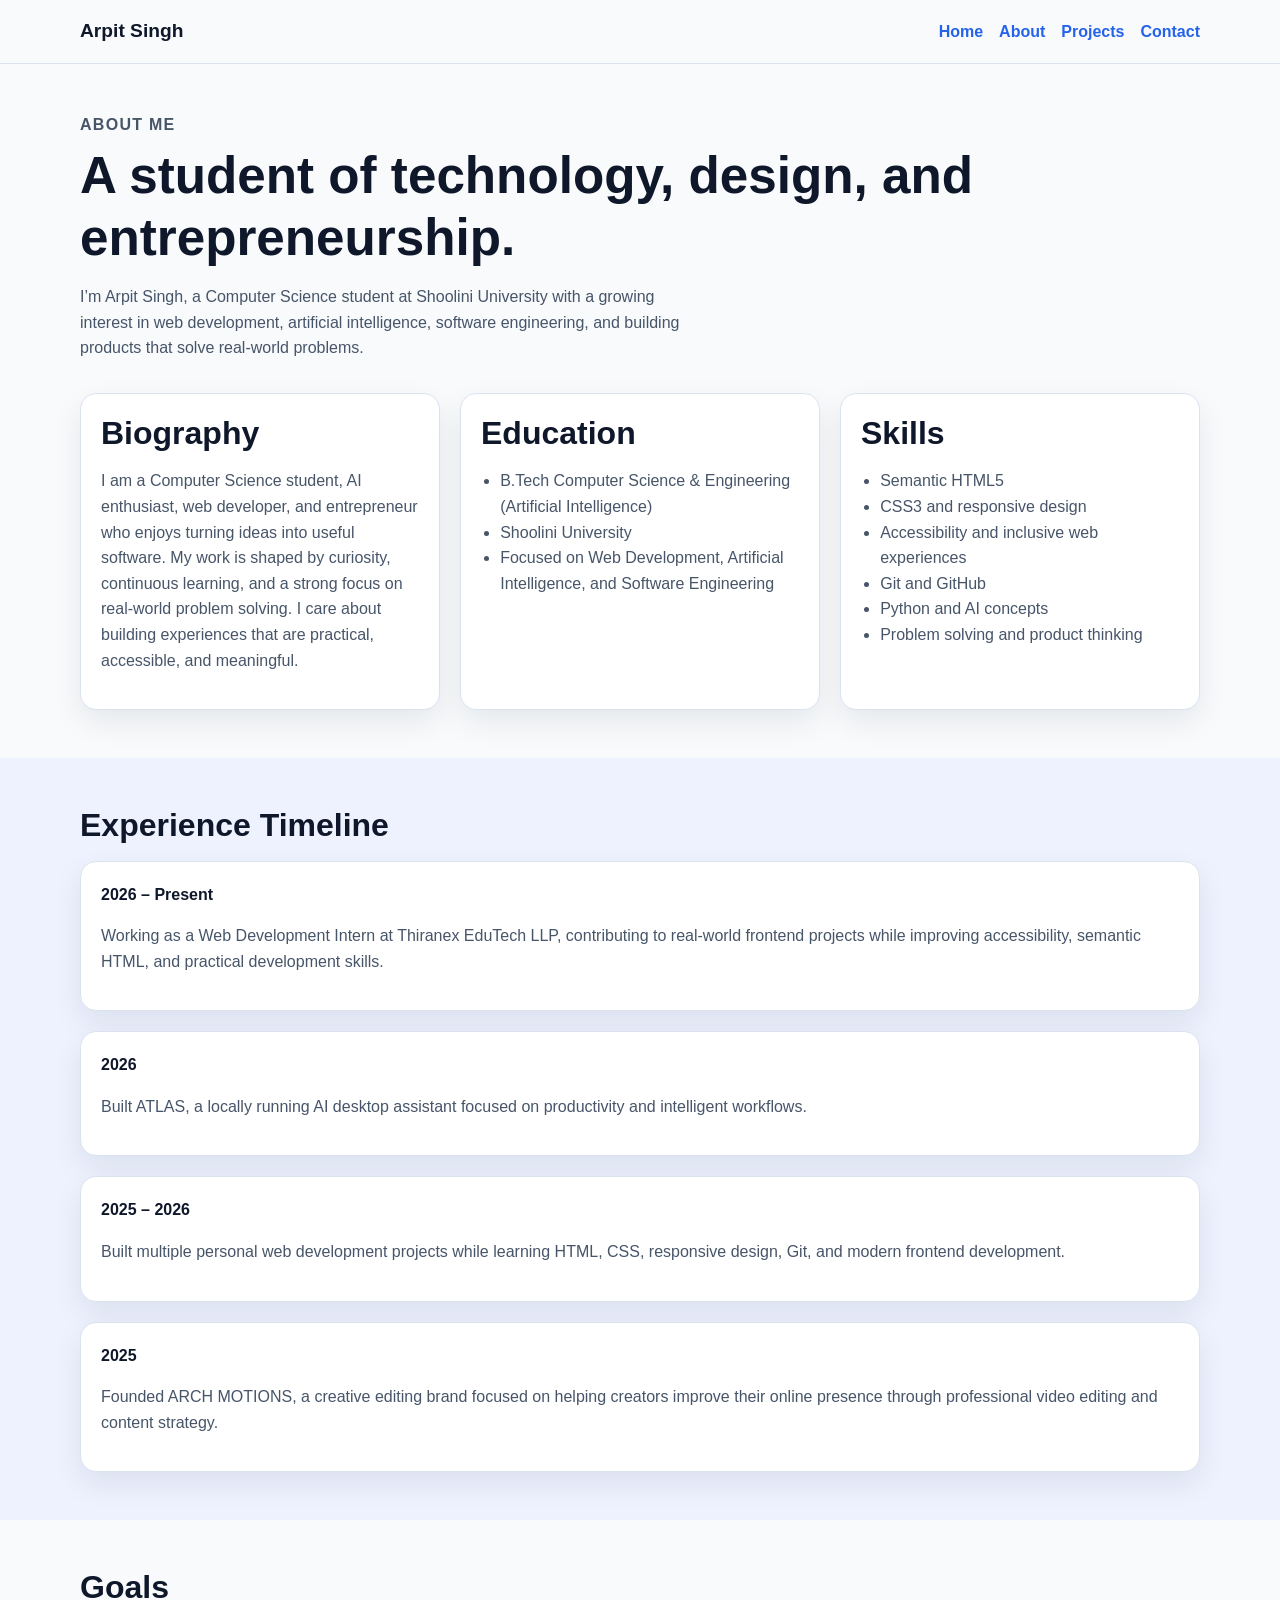
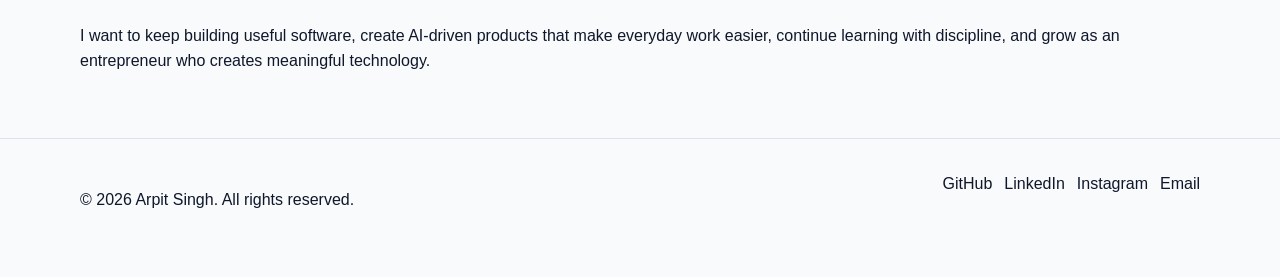
<file: portfolio/about.html>
<!DOCTYPE html>
<html lang="en">
  <head>
    <meta charset="UTF-8" />
    <meta name="viewport" content="width=device-width, initial-scale=1.0" />
    <meta name="description" content="About Arpit Singh, a Computer Science student focused on AI, web development, software engineering, and entrepreneurship." />
    <meta name="keywords" content="Arpit Singh, about, biography, AI, web development, Shoolini University" />
    <meta name="author" content="Arpit Singh" />
    <meta property="og:title" content="About Arpit Singh" />
    <meta property="og:description" content="Learn more about Arpit Singh’s journey, education, skills, and goals." />
    <meta property="og:type" content="website" />
    <!-- TODO: Replace with your final GitHub Pages URL. -->
    <meta property="og:url" content="#" />
    <meta name="twitter:card" content="summary" />
    <meta name="twitter:title" content="About Arpit Singh" />
    <meta name="twitter:description" content="Biography and experience of Arpit Singh." />
    <meta property="og:image" content="images/portfolio-preview.svg" />
    <meta name="twitter:image" content="images/portfolio-preview.svg" />
    <meta name="robots" content="index,follow" />
    <meta name="theme-color" content="#2563eb" />
    <!-- TODO: Replace with your final GitHub Pages URL. -->
    <link rel="canonical" href="#" />
    <link rel="icon" href="data:image/svg+xml,%3Csvg xmlns='http://www.w3.org/2000/svg' viewBox='0 0 64 64'%3E%3Crect width='64' height='64' rx='12' fill='%230f172a'/%3E%3Cpath d='M20 18h24v8H20zM20 30h14v8H20zM20 42h20v8H20z' fill='%23ffffff'/%3E%3C/svg%3E" />
    <title>About | Arpit Singh</title>
    <link rel="stylesheet" href="css/style.css" />
  </head>
  <body>
    <a class="skip-link" href="#main-content">Skip to content</a>

    <header class="site-header">
      <div class="container">
        <a class="brand" href="index.html" aria-label="Arpit Singh home">Arpit Singh</a>
        <nav aria-label="Primary Navigation">
          <ul class="nav-list">
            <li><a href="index.html">Home</a></li>
            <li><a href="about.html" aria-current="page">About</a></li>
            <li><a href="projects.html">Projects</a></li>
            <li><a href="contact.html">Contact</a></li>
          </ul>
        </nav>
      </div>
    </header>

    <main id="main-content" tabindex="-1">
      <section class="section" aria-labelledby="about-title" aria-describedby="about-intro">
        <div class="container">
          <div class="page-intro">
            <p class="eyebrow">About Me</p>
            <h1 id="about-title">A student of technology, design, and entrepreneurship.</h1>
            <p id="about-intro">
              I’m Arpit Singh, a Computer Science student at Shoolini University with a growing interest in web development,
              artificial intelligence, software engineering, and building products that solve real-world problems.
            </p>
          </div>

          <div class="about-grid">
            <article class="about-card" aria-labelledby="bio-title">
              <h2 id="bio-title">Biography</h2>
              <p>
                I am a Computer Science student, AI enthusiast, web developer, and entrepreneur who enjoys turning ideas into useful software.
                My work is shaped by curiosity, continuous learning, and a strong focus on real-world problem solving.
                I care about building experiences that are practical, accessible, and meaningful.
              </p>
            </article>

            <article class="about-card" aria-labelledby="education-title">
              <h2 id="education-title">Education</h2>
              <ul class="info-list">
                <li>B.Tech Computer Science &amp; Engineering (Artificial Intelligence)</li>
                <li>Shoolini University</li>
                <li>Focused on Web Development, Artificial Intelligence, and Software Engineering</li>
              </ul>
            </article>

            <article class="about-card" aria-labelledby="skills-title">
              <h2 id="skills-title">Skills</h2>
              <ul class="info-list">
                <li>Semantic HTML5</li>
                <li>CSS3 and responsive design</li>
                <li>Accessibility and inclusive web experiences</li>
                <li>Git and GitHub</li>
                <li>Python and AI concepts</li>
                <li>Problem solving and product thinking</li>
              </ul>
            </article>
          </div>
        </div>
      </section>

      <section class="section alt-section" aria-labelledby="timeline-title">
        <div class="container">
          <h2 id="timeline-title">Experience Timeline</h2>
          <div class="timeline-list">
            <article class="timeline-item">
              <strong><time datetime="2026">2026</time> – Present</strong>
              <p>Working as a Web Development Intern at Thiranex EduTech LLP, contributing to real-world frontend projects while improving accessibility, semantic HTML, and practical development skills.</p>
            </article>
            <article class="timeline-item">
              <strong><time datetime="2026">2026</time></strong>
              <p>Built ATLAS, a locally running AI desktop assistant focused on productivity and intelligent workflows.</p>
            </article>
            <article class="timeline-item">
              <strong><time datetime="2025">2025</time> – <time datetime="2026">2026</time></strong>
              <p>Built multiple personal web development projects while learning HTML, CSS, responsive design, Git, and modern frontend development.</p>
            </article>
            <article class="timeline-item">
              <strong><time datetime="2025">2025</time></strong>
              <p>Founded ARCH MOTIONS, a creative editing brand focused on helping creators improve their online presence through professional video editing and content strategy.</p>
            </article>
          </div>
        </div>
      </section>

      <section class="section" aria-labelledby="goals-title">
        <div class="container">
          <h2 id="goals-title">Goals</h2>
          <p>
            I want to keep building useful software, create AI-driven products that make everyday work easier, continue learning with discipline, and grow as an entrepreneur who creates meaningful technology.
          </p>
        </div>
      </section>
    </main>

    <footer class="site-footer">
      <div class="container footer-content">
        <p>© <time datetime="2026">2026</time> Arpit Singh. All rights reserved.</p>
        <nav aria-label="Social links">
          <ul class="footer-links">
            <li><!-- TODO: Insert your GitHub profile link. --><span>GitHub</span></li>
            <li><!-- TODO: Insert your LinkedIn profile link. --><span>LinkedIn</span></li>
            <li><!-- TODO: Insert your Instagram profile link. --><span>Instagram</span></li>
            <li><!-- TODO: Insert your real email address. --><span>Email</span></li>
          </ul>
        </nav>
      </div>
    </footer>
  </body>
</html>
</file>
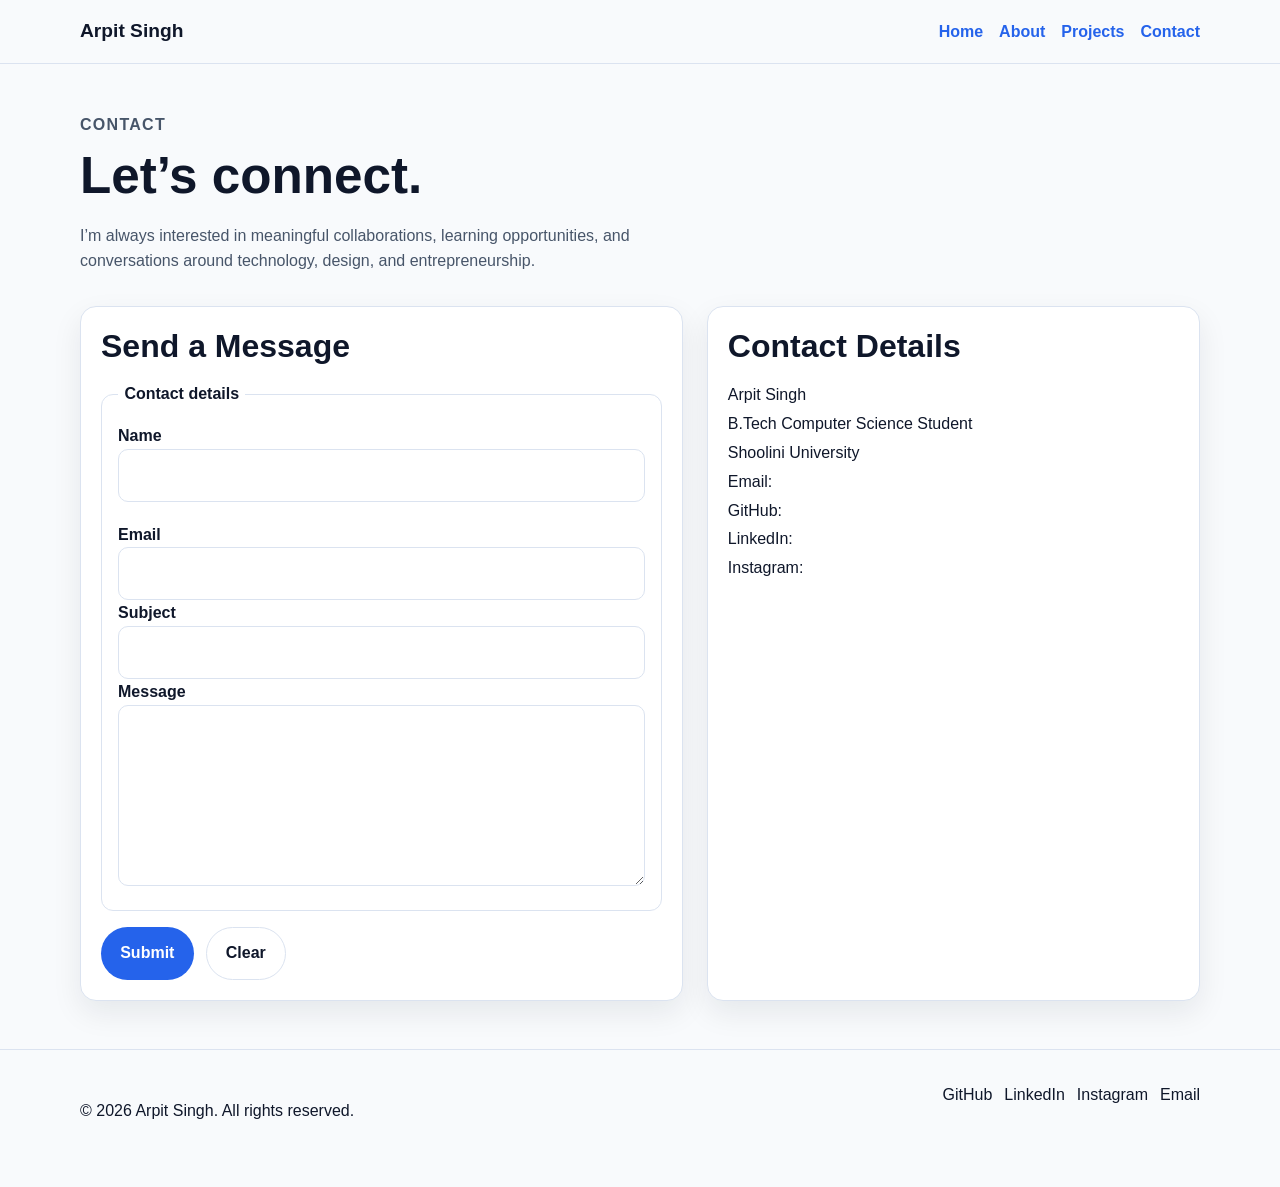
<file: portfolio/contact.html>
<!DOCTYPE html>
<html lang="en">
  <head>
    <meta charset="UTF-8" />
    <meta name="viewport" content="width=device-width, initial-scale=1.0" />
    <meta name="description" content="Contact Arpit Singh for collaborations, opportunities, or conversations about technology and product ideas." />
    <meta name="keywords" content="Arpit Singh, contact, form, collaboration, portfolio" />
    <meta name="author" content="Arpit Singh" />
    <meta property="og:title" content="Contact Arpit Singh" />
    <meta property="og:description" content="Get in touch with Arpit Singh for collaboration and opportunities." />
    <meta property="og:type" content="website" />
    <!-- TODO: Replace with your final GitHub Pages URL. -->
    <meta property="og:url" content="#" />
    <meta name="twitter:card" content="summary" />
    <meta name="twitter:title" content="Contact Arpit Singh" />
    <meta name="twitter:description" content="Accessible contact form for Arpit Singh." />
    <meta property="og:image" content="images/portfolio-preview.svg" />
    <meta name="twitter:image" content="images/portfolio-preview.svg" />
    <meta name="robots" content="index,follow" />
    <meta name="theme-color" content="#2563eb" />
    <!-- TODO: Replace with your final GitHub Pages URL. -->
    <link rel="canonical" href="#" />
    <link rel="icon" href="data:image/svg+xml,%3Csvg xmlns='http://www.w3.org/2000/svg' viewBox='0 0 64 64'%3E%3Crect width='64' height='64' rx='12' fill='%230f172a'/%3E%3Cpath d='M20 18h24v8H20zM20 30h14v8H20zM20 42h20v8H20z' fill='%23ffffff'/%3E%3C/svg%3E" />
    <title>Contact | Arpit Singh</title>
    <link rel="stylesheet" href="css/style.css" />
  </head>
  <body>
    <a class="skip-link" href="#main-content">Skip to content</a>

    <header class="site-header">
      <div class="container">
        <a class="brand" href="index.html" aria-label="Arpit Singh home">Arpit Singh</a>
        <nav aria-label="Primary Navigation">
          <ul class="nav-list">
            <li><a href="index.html">Home</a></li>
            <li><a href="about.html">About</a></li>
            <li><a href="projects.html">Projects</a></li>
            <li><a href="contact.html" aria-current="page">Contact</a></li>
          </ul>
        </nav>
      </div>
    </header>

    <main id="main-content" tabindex="-1">
      <section class="section" aria-labelledby="contact-title" aria-describedby="contact-intro">
        <div class="container">
          <div class="page-intro">
            <p class="eyebrow">Contact</p>
            <h1 id="contact-title">Let’s connect.</h1>
            <p id="contact-intro">
              I’m always interested in meaningful collaborations, learning opportunities, and conversations around technology, design, and entrepreneurship.
            </p>
          </div>

          <div class="contact-layout">
            <article class="contact-card" aria-labelledby="form-title">
              <h2 id="form-title">Send a Message</h2>
              <form action="#" method="post" aria-labelledby="form-title">
                <fieldset>
                  <legend>Contact details</legend>
                  <div class="form-grid">
                    <div>
                      <label for="name">Name</label>
                      <input id="name" name="name" type="text" autocomplete="name" required />
                    </div>
                    <div>
                      <label for="email">Email</label>
                      <input id="email" name="email" type="email" autocomplete="email" required />
                    </div>
                  </div>

                  <div>
                    <label for="subject">Subject</label>
                    <input id="subject" name="subject" type="text" required />
                  </div>

                  <div>
                    <label for="message">Message</label>
                    <textarea id="message" name="message" rows="6" required></textarea>
                  </div>
                </fieldset>

                <div class="form-actions">
                  <button class="button button-primary" type="submit">Submit</button>
                  <button class="button button-secondary" type="reset">Clear</button>
                </div>
              </form>
            </article>

            <aside class="contact-card" aria-labelledby="contact-details-title">
              <h2 id="contact-details-title">Contact Details</h2>
              <address>
                Arpit Singh<br />
                B.Tech Computer Science Student<br />
                Shoolini University<br />
                Email: <!-- TODO: Insert your real email address. --><br />
                GitHub: <!-- TODO: Insert your GitHub profile link. --><br />
                LinkedIn: <!-- TODO: Insert your LinkedIn profile link. --><br />
                Instagram: <!-- TODO: Insert your Instagram profile link. -->
              </address>
            </aside>
          </div>
        </div>
      </section>
    </main>

    <footer class="site-footer">
      <div class="container footer-content">
        <p>© <time datetime="2026">2026</time> Arpit Singh. All rights reserved.</p>
        <nav aria-label="Social links">
          <ul class="footer-links">
            <li><!-- TODO: Insert your GitHub profile link. --><span>GitHub</span></li>
            <li><!-- TODO: Insert your LinkedIn profile link. --><span>LinkedIn</span></li>
            <li><!-- TODO: Insert your Instagram profile link. --><span>Instagram</span></li>
            <li><!-- TODO: Insert your real email address. --><span>Email</span></li>
          </ul>
        </nav>
      </div>
    </footer>
  </body>
</html>
</file>
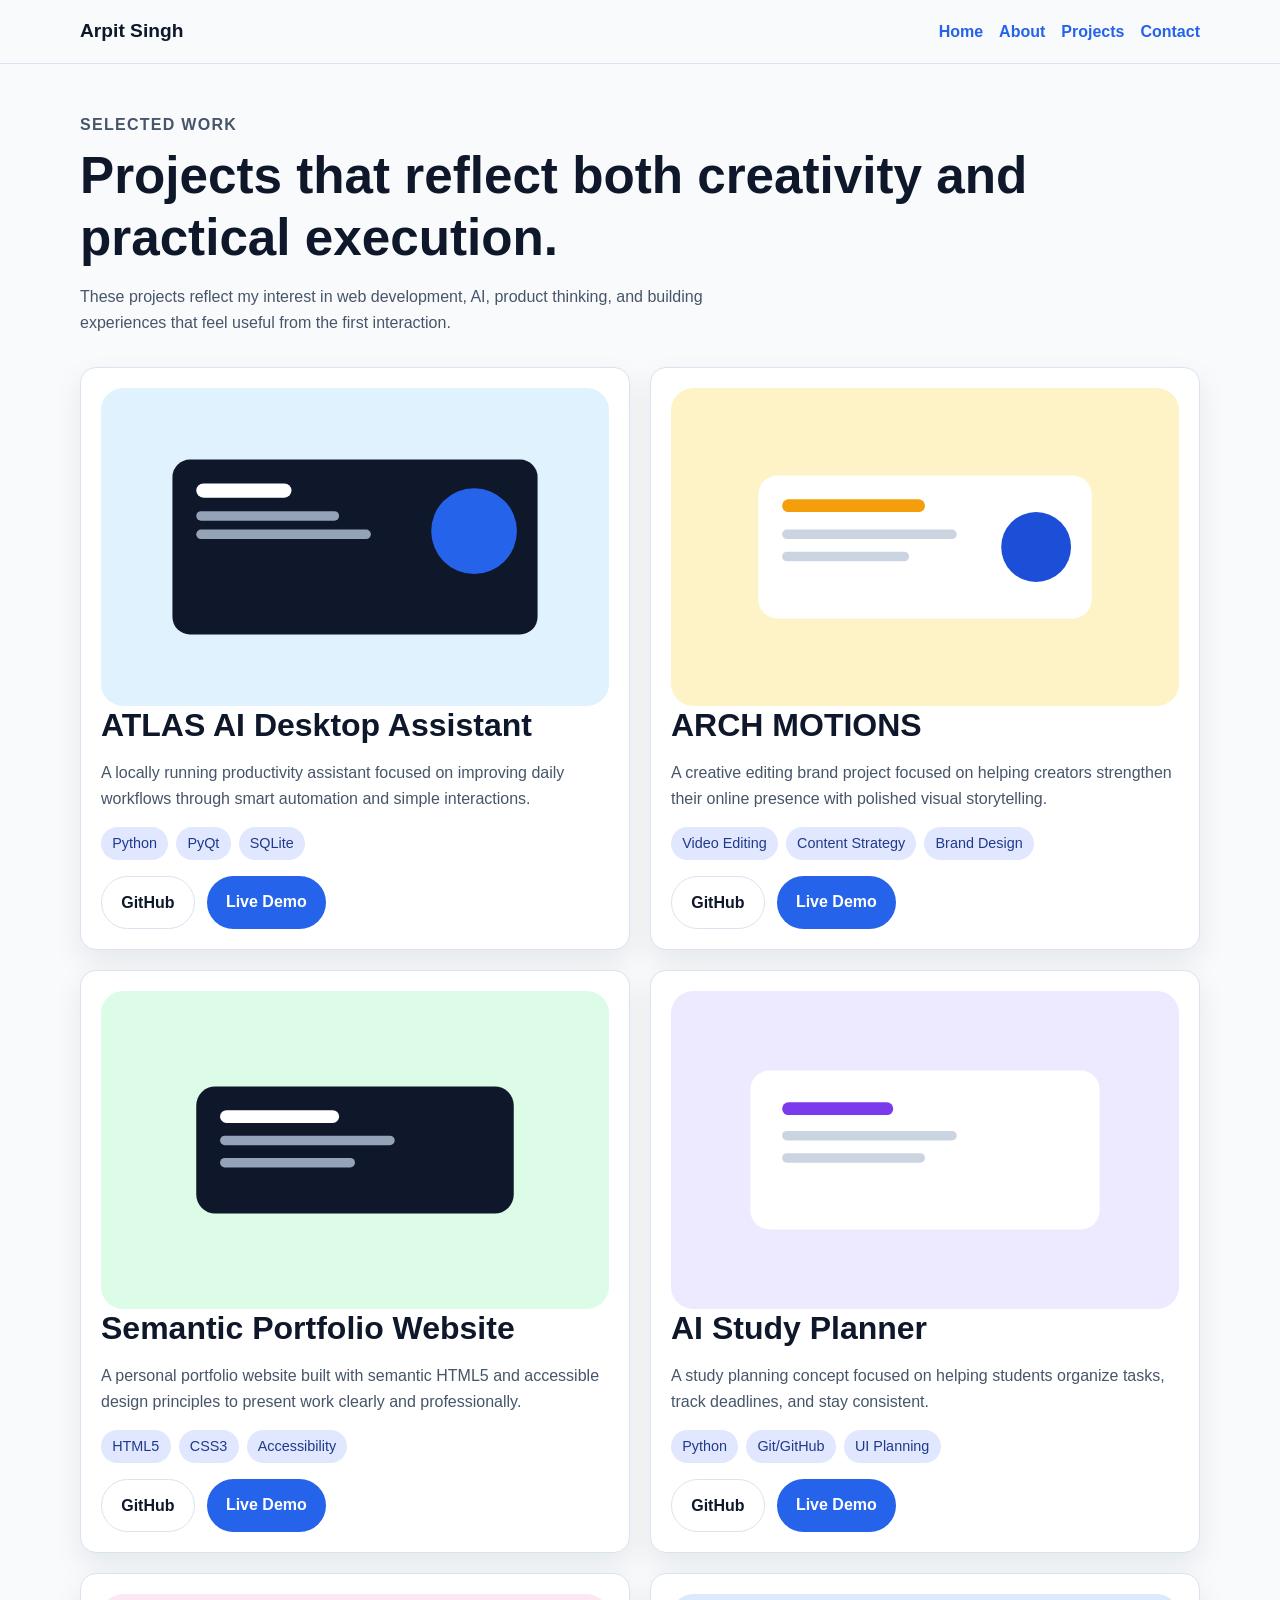
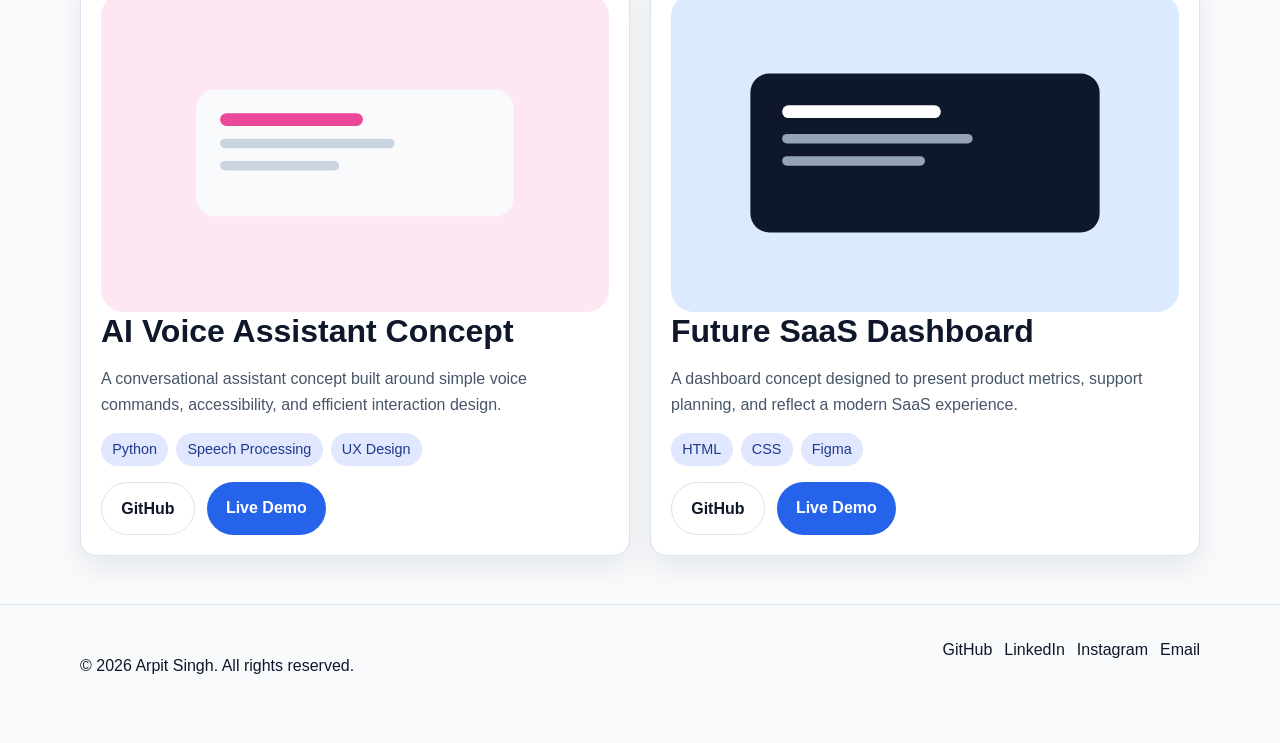
<file: portfolio/projects.html>
<!DOCTYPE html>
<html lang="en">
  <head>
    <meta charset="UTF-8" />
    <meta name="viewport" content="width=device-width, initial-scale=1.0" />
    <meta name="description" content="Projects by Arpit Singh, featuring web development, AI, and product-focused work." />
    <meta name="keywords" content="Arpit Singh, projects, web development, AI, portfolio, software" />
    <meta name="author" content="Arpit Singh" />
    <meta property="og:title" content="Projects | Arpit Singh" />
    <meta property="og:description" content="View featured projects by Arpit Singh." />
    <meta property="og:type" content="website" />
    <!-- TODO: Replace with your final GitHub Pages URL. -->
    <meta property="og:url" content="#" />
    <meta name="twitter:card" content="summary" />
    <meta name="twitter:title" content="Projects | Arpit Singh" />
    <meta name="twitter:description" content="Portfolio projects by Arpit Singh." />
    <meta property="og:image" content="images/portfolio-preview.svg" />
    <meta name="twitter:image" content="images/portfolio-preview.svg" />
    <meta name="robots" content="index,follow" />
    <meta name="theme-color" content="#2563eb" />
    <!-- TODO: Replace with your final GitHub Pages URL. -->
    <link rel="canonical" href="#" />
    <link rel="icon" href="data:image/svg+xml,%3Csvg xmlns='http://www.w3.org/2000/svg' viewBox='0 0 64 64'%3E%3Crect width='64' height='64' rx='12' fill='%230f172a'/%3E%3Cpath d='M20 18h24v8H20zM20 30h14v8H20zM20 42h20v8H20z' fill='%23ffffff'/%3E%3C/svg%3E" />
    <title>Projects | Arpit Singh</title>
    <link rel="stylesheet" href="css/style.css" />
  </head>
  <body>
    <a class="skip-link" href="#main-content">Skip to content</a>

    <header class="site-header">
      <div class="container">
        <a class="brand" href="index.html" aria-label="Arpit Singh home">Arpit Singh</a>
        <nav aria-label="Primary Navigation">
          <ul class="nav-list">
            <li><a href="index.html">Home</a></li>
            <li><a href="about.html">About</a></li>
            <li><a href="projects.html" aria-current="page">Projects</a></li>
            <li><a href="contact.html">Contact</a></li>
          </ul>
        </nav>
      </div>
    </header>

    <main id="main-content" tabindex="-1">
      <section class="section" aria-labelledby="projects-page-title" aria-describedby="projects-intro">
        <div class="container">
          <div class="page-intro">
            <p class="eyebrow">Selected Work</p>
            <h1 id="projects-page-title">Projects that reflect both creativity and practical execution.</h1>
            <p id="projects-intro">
              These projects reflect my interest in web development, AI, product thinking, and building experiences that feel useful from the first interaction.
            </p>
          </div>

          <div class="project-grid">
            <article class="project-card" aria-labelledby="project-1-title">
              <img src="data:image/svg+xml,%3Csvg xmlns='http://www.w3.org/2000/svg' viewBox='0 0 640 400'%3E%3Crect width='640' height='400' rx='28' fill='%23e0f2fe'/%3E%3Crect x='90' y='90' width='460' height='220' rx='22' fill='%230f172a'/%3E%3Crect x='120' y='120' width='120' height='18' rx='9' fill='%23ffffff'/%3E%3Crect x='120' y='155' width='180' height='12' rx='6' fill='%2394a3b8'/%3E%3Crect x='120' y='178' width='220' height='12' rx='6' fill='%2394a3b8'/%3E%3Ccircle cx='470' cy='180' r='54' fill='%232563eb'/%3E%3C/svg%3E" alt="Dashboard interface for an AI desktop assistant" />
              <h2 id="project-1-title">ATLAS AI Desktop Assistant</h2>
              <p>A locally running productivity assistant focused on improving daily workflows through smart automation and simple interactions.</p>
              <ul class="badge-list" aria-label="Technologies used">
                <li>Python</li>
                <li>PyQt</li>
                <li>SQLite</li>
              </ul>
              <div class="project-actions">
                <a class="button button-secondary" href="#">GitHub</a>
                <a class="button button-primary" href="#">Live Demo</a>
              </div>
            </article>

            <article class="project-card" aria-labelledby="project-2-title">
              <img src="data:image/svg+xml,%3Csvg xmlns='http://www.w3.org/2000/svg' viewBox='0 0 640 400'%3E%3Crect width='640' height='400' rx='28' fill='%23fef3c7'/%3E%3Crect x='110' y='110' width='420' height='180' rx='24' fill='%23ffffff'/%3E%3Crect x='140' y='140' width='180' height='16' rx='8' fill='%23f59e0b'/%3E%3Crect x='140' y='178' width='220' height='12' rx='6' fill='%23cbd5e1'/%3E%3Crect x='140' y='206' width='160' height='12' rx='6' fill='%23cbd5e1'/%3E%3Ccircle cx='460' cy='200' r='44' fill='%231d4ed8'/%3E%3C/svg%3E" alt="Branding and editing concept for a creative studio" />
              <h2 id="project-2-title">ARCH MOTIONS</h2>
              <p>A creative editing brand project focused on helping creators strengthen their online presence with polished visual storytelling.</p>
              <ul class="badge-list" aria-label="Technologies used">
                <li>Video Editing</li>
                <li>Content Strategy</li>
                <li>Brand Design</li>
              </ul>
              <div class="project-actions">
                <a class="button button-secondary" href="#">GitHub</a>
                <a class="button button-primary" href="#">Live Demo</a>
              </div>
            </article>

            <article class="project-card" aria-labelledby="project-3-title">
              <img src="data:image/svg+xml,%3Csvg xmlns='http://www.w3.org/2000/svg' viewBox='0 0 640 400'%3E%3Crect width='640' height='400' rx='28' fill='%23dcfce7'/%3E%3Crect x='120' y='120' width='400' height='160' rx='24' fill='%230f172a'/%3E%3Crect x='150' y='150' width='150' height='16' rx='8' fill='%23ffffff'/%3E%3Crect x='150' y='182' width='220' height='12' rx='6' fill='%2394a3b8'/%3E%3Crect x='150' y='210' width='170' height='12' rx='6' fill='%2394a3b8'/%3E%3C/svg%3E" alt="Website layout for a personal portfolio" />
              <h2 id="project-3-title">Semantic Portfolio Website</h2>
              <p>A personal portfolio website built with semantic HTML5 and accessible design principles to present work clearly and professionally.</p>
              <ul class="badge-list" aria-label="Technologies used">
                <li>HTML5</li>
                <li>CSS3</li>
                <li>Accessibility</li>
              </ul>
              <div class="project-actions">
                <a class="button button-secondary" href="#">GitHub</a>
                <a class="button button-primary" href="#">Live Demo</a>
              </div>
            </article>

            <article class="project-card" aria-labelledby="project-4-title">
              <img src="data:image/svg+xml,%3Csvg xmlns='http://www.w3.org/2000/svg' viewBox='0 0 640 400'%3E%3Crect width='640' height='400' rx='28' fill='%23ede9fe'/%3E%3Crect x='100' y='100' width='440' height='200' rx='24' fill='%23ffffff'/%3E%3Crect x='140' y='140' width='140' height='16' rx='8' fill='%237c3aed'/%3E%3Crect x='140' y='176' width='220' height='12' rx='6' fill='%23cbd5e1'/%3E%3Crect x='140' y='204' width='180' height='12' rx='6' fill='%23cbd5e1'/%3E%3C/svg%3E" alt="Concept screen for a study planning application" />
              <h2 id="project-4-title">AI Study Planner</h2>
              <p>A study planning concept focused on helping students organize tasks, track deadlines, and stay consistent.</p>
              <ul class="badge-list" aria-label="Technologies used">
                <li>Python</li>
                <li>Git/GitHub</li>
                <li>UI Planning</li>
              </ul>
              <div class="project-actions">
                <a class="button button-secondary" href="#">GitHub</a>
                <a class="button button-primary" href="#">Live Demo</a>
              </div>
            </article>

            <article class="project-card" aria-labelledby="project-5-title">
              <img src="data:image/svg+xml,%3Csvg xmlns='http://www.w3.org/2000/svg' viewBox='0 0 640 400'%3E%3Crect width='640' height='400' rx='28' fill='%23fce7f3'/%3E%3Crect x='120' y='120' width='400' height='160' rx='24' fill='%23f8fafc'/%3E%3Crect x='150' y='150' width='180' height='16' rx='8' fill='%23ec4899'/%3E%3Crect x='150' y='182' width='220' height='12' rx='6' fill='%23cbd5e1'/%3E%3Crect x='150' y='210' width='150' height='12' rx='6' fill='%23cbd5e1'/%3E%3C/svg%3E" alt="Concept interface for an AI voice assistant" />
              <h2 id="project-5-title">AI Voice Assistant Concept</h2>
              <p>A conversational assistant concept built around simple voice commands, accessibility, and efficient interaction design.</p>
              <ul class="badge-list" aria-label="Technologies used">
                <li>Python</li>
                <li>Speech Processing</li>
                <li>UX Design</li>
              </ul>
              <div class="project-actions">
                <a class="button button-secondary" href="#">GitHub</a>
                <a class="button button-primary" href="#">Live Demo</a>
              </div>
            </article>

            <article class="project-card" aria-labelledby="project-6-title">
              <img src="data:image/svg+xml,%3Csvg xmlns='http://www.w3.org/2000/svg' viewBox='0 0 640 400'%3E%3Crect width='640' height='400' rx='28' fill='%23dbeafe'/%3E%3Crect x='100' y='100' width='440' height='200' rx='24' fill='%230f172a'/%3E%3Crect x='140' y='140' width='200' height='16' rx='8' fill='%23ffffff'/%3E%3Crect x='140' y='176' width='240' height='12' rx='6' fill='%2394a3b8'/%3E%3Crect x='140' y='204' width='180' height='12' rx='6' fill='%2394a3b8'/%3E%3C/svg%3E" alt="Dashboard concept for a future SaaS product" />
              <h2 id="project-6-title">Future SaaS Dashboard</h2>
              <p>A dashboard concept designed to present product metrics, support planning, and reflect a modern SaaS experience.</p>
              <ul class="badge-list" aria-label="Technologies used">
                <li>HTML</li>
                <li>CSS</li>
                <li>Figma</li>
              </ul>
              <div class="project-actions">
                <a class="button button-secondary" href="#">GitHub</a>
                <a class="button button-primary" href="#">Live Demo</a>
              </div>
            </article>
          </div>
        </div>
      </section>
    </main>

    <footer class="site-footer">
      <div class="container footer-content">
        <p>© <time datetime="2026">2026</time> Arpit Singh. All rights reserved.</p>
        <nav aria-label="Social links">
          <ul class="footer-links">
            <li><!-- TODO: Insert your GitHub profile link. --><span>GitHub</span></li>
            <li><!-- TODO: Insert your LinkedIn profile link. --><span>LinkedIn</span></li>
            <li><!-- TODO: Insert your Instagram profile link. --><span>Instagram</span></li>
            <li><!-- TODO: Insert your real email address. --><span>Email</span></li>
          </ul>
        </nav>
      </div>
    </footer>
  </body>
</html>
</file>
<file: css/style.css>
:root {
  --color-bg: #f4f7fb;
  --color-surface: #ffffff;
  --color-text: #0f172a;
  --color-muted: #475569;
  --color-primary: #2563eb;
  --color-primary-dark: #1d4ed8;
  --color-accent: #e0e7ff;
  --color-border: #d9e2ee;
  --shadow-sm: 0 10px 24px rgba(15, 23, 42, 0.06);
  --shadow-md: 0 16px 40px rgba(15, 23, 42, 0.1);
  --radius-sm: 0.75rem;
  --radius-md: 1rem;
  --radius-pill: 999px;
  --space-1: 0.5rem;
  --space-2: 0.75rem;
  --space-3: 1rem;
  --space-4: 1.5rem;
  --space-5: 2rem;
  --space-6: 3rem;
  --space-7: 4rem;
  --max-width: 1120px;
  --font-sans: "Segoe UI", Roboto, Arial, sans-serif;
  --font-size-sm: clamp(0.9rem, 0.85rem + 0.15vw, 0.95rem);
  --font-size-base: clamp(1rem, 0.95rem + 0.2vw, 1.05rem);
  --font-size-lg: clamp(1.05rem, 1rem + 0.25vw, 1.2rem);
  --font-size-xl: clamp(1.75rem, 1.5rem + 1vw, 2.5rem);
  --font-size-2xl: clamp(2.25rem, 1.7rem + 2.2vw, 3.3rem);
}

:root[data-theme="dark"] {
  --color-bg: #0f172a;
  --color-surface: #111c33;
  --color-text: #f8fafc;
  --color-muted: #cbd5e1;
  --color-primary: #60a5fa;
  --color-primary-dark: #93c5fd;
  --color-accent: #172554;
  --color-border: #243244;
  --shadow-sm: 0 10px 24px rgba(2, 8, 23, 0.35);
  --shadow-md: 0 18px 48px rgba(2, 8, 23, 0.45);
}

@media (prefers-color-scheme: dark) {
  :root:not([data-theme="light"]) {
    --color-bg: #0f172a;
    --color-surface: #111c33;
    --color-text: #f8fafc;
    --color-muted: #cbd5e1;
    --color-primary: #60a5fa;
    --color-primary-dark: #93c5fd;
    --color-accent: #172554;
    --color-border: #243244;
    --shadow-sm: 0 10px 24px rgba(2, 8, 23, 0.35);
    --shadow-md: 0 18px 48px rgba(2, 8, 23, 0.45);
  }
}

* {
  box-sizing: border-box;
}

html {
  scroll-behavior: smooth;
}

body {
  margin: 0;
  font-family: var(--font-sans);
  line-height: 1.7;
  color: var(--color-text);
  background: var(--color-bg);
  min-height: 100vh;
  transition: background-color 0.3s ease, color 0.3s ease, border-color 0.3s ease, box-shadow 0.3s ease;
}

a {
  color: var(--color-primary);
  text-decoration: none;
  transition: color 0.2s ease, background-color 0.2s ease, border-color 0.2s ease, transform 0.2s ease;
}

a:hover,
a:focus-visible {
  color: var(--color-primary-dark);
}

img {
  max-width: 100%;
  height: auto;
  display: block;
}

.skip-link {
  position: absolute;
  left: -9999px;
  top: 0;
  background: var(--color-text);
  color: #fff;
  padding: 0.75rem 1rem;
  z-index: 1000;
  border-radius: var(--radius-sm);
}

.skip-link:focus {
  left: 1rem;
  top: 1rem;
}

:focus-visible {
  outline: 3px solid var(--color-primary);
  outline-offset: 3px;
}

.container {
  width: min(100% - 2rem, var(--max-width));
  margin: 0 auto;
}

.site-header {
  position: sticky;
  top: 0;
  z-index: 100;
  background: var(--color-surface);
  backdrop-filter: blur(10px);
  border-bottom: 1px solid var(--color-border);
  box-shadow: var(--shadow-sm);
}

.site-header .container {
  display: flex;
  align-items: center;
  justify-content: space-between;
  gap: 1rem;
  padding: 1rem 0;
  flex-wrap: wrap;
}

.brand {
  font-size: 1.2rem;
  font-weight: 700;
  color: var(--color-text);
  letter-spacing: -0.02em;
}

.nav-list {
  display: flex;
  flex-wrap: wrap;
  gap: 0.5rem;
  list-style: none;
  padding: 0;
  margin: 0;
}

.nav-list a {
  display: inline-flex;
  align-items: center;
  justify-content: center;
  padding: 0.55rem 0.85rem;
  border-radius: var(--radius-pill);
  font-weight: 600;
  color: var(--color-muted);
}

.nav-list a:hover,
.nav-list a:focus-visible,
.nav-list a[aria-current="page"] {
  background: var(--color-accent);
  color: var(--color-primary);
}

.theme-toggle {
  display: inline-flex;
  align-items: center;
  justify-content: center;
  gap: 0.4rem;
  padding: 0.6rem 0.9rem;
  border: 1px solid var(--color-border);
  border-radius: var(--radius-pill);
  background: var(--color-surface);
  color: var(--color-text);
  font-weight: 600;
  box-shadow: var(--shadow-sm);
  cursor: pointer;
  transition: transform 0.2s ease, box-shadow 0.2s ease, border-color 0.2s ease;
}

.theme-toggle:hover,
.theme-toggle:focus-visible {
  transform: translateY(-1px);
  border-color: var(--color-primary);
  box-shadow: var(--shadow-md);
}

.sr-only {
  position: absolute;
  width: 1px;
  height: 1px;
  padding: 0;
  margin: -1px;
  overflow: hidden;
  clip: rect(0, 0, 0, 0);
  white-space: nowrap;
  border: 0;
}

.hero {
  padding: var(--space-7) 0 var(--space-6);
}

.hero-grid {
  display: grid;
  gap: var(--space-5);
  align-items: center;
  grid-template-columns: 1fr;
}

.eyebrow {
  margin: 0 0 0.5rem;
  font-weight: 700;
  letter-spacing: 0.08em;
  text-transform: uppercase;
  color: var(--color-primary);
  font-size: var(--font-size-sm);
}

h1,
h2,
h3 {
  line-height: 1.2;
  letter-spacing: -0.02em;
}

h1 {
  font-size: var(--font-size-2xl);
  margin: 0 0 1rem;
}

h2 {
  font-size: clamp(1.45rem, 1.25rem + 0.9vw, 2rem);
  margin: 0 0 1rem;
}

h3 {
  margin-bottom: 0.5rem;
  font-size: 1.1rem;
}

.lead {
  font-size: var(--font-size-lg);
  color: var(--color-muted);
  max-width: 65ch;
}

.hero-actions,
.section-cta,
.footer-links,
.form-actions {
  display: flex;
  flex-wrap: wrap;
  gap: 0.75rem;
  align-items: center;
}

.button {
  display: inline-flex;
  align-items: center;
  justify-content: center;
  padding: 0.85rem 1.25rem;
  border-radius: var(--radius-pill);
  font-weight: 700;
  transition: transform 0.2s ease, box-shadow 0.2s ease, background-color 0.2s ease, color 0.2s ease;
  box-shadow: var(--shadow-sm);
}

.button:hover,
.button:focus-visible {
  transform: translateY(-1px);
  box-shadow: var(--shadow-md);
}

.button-primary {
  background: linear-gradient(135deg, var(--color-primary), var(--color-primary-dark));
  color: #fff;
}

.button-primary:hover,
.button-primary:focus-visible {
  background: linear-gradient(135deg, var(--color-primary-dark), var(--color-primary));
  color: #fff;
}

.button-secondary {
  border: 1px solid var(--color-border);
  color: var(--color-text);
  background: var(--color-surface);
}

.hero-figure,
.card,
.cta-box,
.timeline-item,
.contact-card,
.project-card,
.about-card {
  background: var(--color-surface);
  border: 1px solid var(--color-border);
  border-radius: var(--radius-md);
  box-shadow: var(--shadow-sm);
  transition: transform 0.2s ease, box-shadow 0.2s ease, border-color 0.2s ease, background-color 0.2s ease;
}

.hero-figure:hover,
.card:hover,
.cta-box:hover,
.timeline-item:hover,
.contact-card:hover,
.project-card:hover,
.about-card:hover {
  transform: translateY(-3px);
  box-shadow: var(--shadow-md);
  border-color: var(--color-primary);
}

.hero-figure {
  padding: var(--space-4);
}

.hero-figure figcaption {
  margin-top: 0.75rem;
  color: var(--color-muted);
  font-size: var(--font-size-sm);
}

.section {
  padding: var(--space-6) 0;
}

.alt-section {
  background: var(--color-accent);
}

.card-grid,
.timeline-list,
.project-grid,
.about-grid,
.form-grid {
  display: grid;
  gap: var(--space-4);
}

.card,
.project-card,
.about-card,
.timeline-item,
.contact-card {
  padding: var(--space-4);
}

.card p,
.project-card p,
.about-card p,
.timeline-item p,
.contact-card p {
  color: var(--color-muted);
}

.cta-box {
  display: flex;
  flex-wrap: wrap;
  justify-content: space-between;
  align-items: center;
  gap: var(--space-4);
  padding: var(--space-5);
}

.site-footer {
  padding: var(--space-5) 0 var(--space-6);
  border-top: 1px solid var(--color-border);
}

.footer-content {
  display: flex;
  flex-wrap: wrap;
  justify-content: space-between;
  gap: var(--space-3);
  align-items: center;
}

.footer-links {
  list-style: none;
  padding: 0;
  margin: 0;
}

.page-intro {
  margin-bottom: var(--space-5);
}

.page-intro p {
  max-width: 70ch;
  color: var(--color-muted);
}

.info-list {
  padding-left: 1.2rem;
  color: var(--color-muted);
}

.timeline-list {
  margin-top: var(--space-3);
}

.timeline-item strong {
  display: block;
  margin-bottom: 0.35rem;
  color: var(--color-text);
}

.project-grid {
  grid-template-columns: 1fr;
}

.project-card .project-actions {
  display: flex;
  flex-wrap: wrap;
  gap: 0.75rem;
  margin-top: var(--space-3);
}

.badge-list {
  display: flex;
  flex-wrap: wrap;
  gap: 0.5rem;
  padding: 0;
  margin: 0 0 0.9rem;
  list-style: none;
}

.badge-list li {
  background: var(--color-accent);
  color: var(--color-primary);
  border-radius: var(--radius-pill);
  padding: 0.3rem 0.7rem;
  font-size: 0.9rem;
}

.contact-layout {
  display: grid;
  gap: var(--space-4);
  grid-template-columns: 1fr;
}

form {
  display: grid;
  gap: var(--space-3);
}

label,
legend {
  font-weight: 700;
}

input,
textarea,
select {
  width: 100%;
  padding: 0.8rem 0.9rem;
  border: 1px solid var(--color-border);
  border-radius: 10px;
  font: inherit;
  background: var(--color-surface);
  color: var(--color-text);
  transition: border-color 0.2s ease, box-shadow 0.2s ease;
}

input:focus-visible,
textarea:focus-visible,
select:focus-visible {
  border-color: var(--color-primary);
  box-shadow: 0 0 0 3px rgba(37, 99, 235, 0.18);
}

fieldset {
  border: 1px solid var(--color-border);
  border-radius: 12px;
  padding: 1rem;
  margin: 0;
}

legend {
  padding: 0 0.4rem;
}

button {
  border: none;
  cursor: pointer;
  font: inherit;
}

address {
  font-style: normal;
  line-height: 1.8;
}

@media (min-width: 480px) {
  .site-header .container {
    padding: 1.1rem 0;
  }

  .hero-actions {
    gap: 1rem;
  }
}

@media (min-width: 768px) {
  .hero-grid {
    grid-template-columns: 1.1fr 0.9fr;
    gap: var(--space-6);
  }

  .card-grid,
  .about-grid {
    grid-template-columns: repeat(3, minmax(0, 1fr));
  }

  .project-grid {
    grid-template-columns: repeat(2, minmax(0, 1fr));
  }

  .contact-layout {
    grid-template-columns: 1.1fr 0.9fr;
  }
}

@media (min-width: 1024px) {
  .container {
    width: min(100% - 3rem, var(--max-width));
  }

  .hero {
    padding-top: 5rem;
  }

  .project-grid {
    grid-template-columns: repeat(3, minmax(0, 1fr));
  }
}

@media (min-width: 1440px) {
  .container {
    width: min(100% - 4rem, 1280px);
  }
}

@media (prefers-reduced-motion: reduce) {
  *,
  *::before,
  *::after {
    animation-duration: 0.01ms !important;
    animation-iteration-count: 1 !important;
    transition-duration: 0.01ms !important;
    scroll-behavior: auto !important;
  }
}
</file>
<file: portfolio/css/style.css>
:root {
  --color-bg: #f8fafc;
  --color-surface: #ffffff;
  --color-text: #0f172a;
  --color-muted: #475569;
  --color-primary: #2563eb;
  --color-primary-dark: #1d4ed8;
  --color-border: #dbe3f0;
  --shadow: 0 12px 30px rgba(15, 23, 42, 0.08);
  --radius: 16px;
  --max-width: 1120px;
}

* {
  box-sizing: border-box;
}

html {
  scroll-behavior: smooth;
}

body {
  margin: 0;
  font-family: Arial, Helvetica, sans-serif;
  line-height: 1.6;
  color: var(--color-text);
  background: var(--color-bg);
}

a {
  color: var(--color-primary);
  text-decoration: none;
}

a:hover,
a:focus-visible {
  color: var(--color-primary-dark);
}

img {
  max-width: 100%;
  height: auto;
  display: block;
}

.skip-link {
  position: absolute;
  left: -9999px;
  top: 0;
  background: var(--color-text);
  color: #fff;
  padding: 0.75rem 1rem;
  z-index: 1000;
}

.skip-link:focus {
  left: 1rem;
  top: 1rem;
}

:focus-visible {
  outline: 3px solid var(--color-primary);
  outline-offset: 3px;
}

.container {
  width: min(100% - 2rem, var(--max-width));
  margin: 0 auto;
}

.site-header {
  position: sticky;
  top: 0;
  z-index: 100;
  background: rgba(248, 250, 252, 0.95);
  backdrop-filter: blur(8px);
  border-bottom: 1px solid var(--color-border);
}

.site-header .container {
  display: flex;
  align-items: center;
  justify-content: space-between;
  padding: 1rem 0;
}

.brand {
  font-size: 1.2rem;
  font-weight: 700;
  color: var(--color-text);
}

.nav-list {
  display: flex;
  flex-wrap: wrap;
  gap: 1rem;
  list-style: none;
  padding: 0;
  margin: 0;
}

.nav-list a {
  font-weight: 600;
}

.hero {
  padding: 4rem 0 3rem;
}

.hero-grid {
  display: grid;
  gap: 2rem;
  align-items: center;
}

.eyebrow {
  margin: 0 0 0.5rem;
  font-weight: 700;
  letter-spacing: 0.08em;
  text-transform: uppercase;
  color: var(--color-primary);
}

h1,
h2,
h3 {
  line-height: 1.2;
}

h1 {
  font-size: clamp(2rem, 4vw, 3.2rem);
  margin: 0 0 1rem;
}

h2 {
  font-size: clamp(1.5rem, 3vw, 2rem);
  margin: 0 0 1rem;
}

h3 {
  margin-bottom: 0.5rem;
}

.lead {
  font-size: 1.05rem;
  color: var(--color-muted);
  max-width: 65ch;
}

.hero-actions,
.section-cta,
.footer-links {
  display: flex;
  flex-wrap: wrap;
  gap: 0.75rem;
  align-items: center;
}

.button {
  display: inline-block;
  padding: 0.8rem 1.2rem;
  border-radius: 999px;
  font-weight: 700;
  transition: background-color 0.2s ease;
}

.button-primary {
  background: var(--color-primary);
  color: #fff;
}

.button-primary:hover,
.button-primary:focus-visible {
  background: var(--color-primary-dark);
  color: #fff;
}

.button-secondary {
  border: 1px solid var(--color-border);
  color: var(--color-text);
  background: var(--color-surface);
}

.hero-figure,
.card,
.cta-box,
.timeline-item,
.contact-card,
.project-card,
.about-card {
  background: var(--color-surface);
  border: 1px solid var(--color-border);
  border-radius: var(--radius);
  box-shadow: var(--shadow);
}

.hero-figure {
  padding: 1rem;
}

.hero-figure figcaption {
  margin-top: 0.75rem;
  color: var(--color-muted);
}

.section {
  padding: 3rem 0;
}

.alt-section {
  background: #eef2ff;
}

.card-grid,
.timeline-list,
.project-grid,
.about-grid,
.form-grid {
  display: grid;
  gap: 1.25rem;
}

.card,
.project-card,
.about-card,
.timeline-item,
.contact-card {
  padding: 1.25rem;
}

.card p,
.project-card p,
.about-card p,
.timeline-item p,
.contact-card p {
  color: var(--color-muted);
}

.cta-box {
  display: flex;
  flex-wrap: wrap;
  justify-content: space-between;
  align-items: center;
  gap: 1rem;
  padding: 1.5rem;
}

.site-footer {
  padding: 2rem 0 3rem;
  border-top: 1px solid var(--color-border);
}

.footer-content {
  display: flex;
  flex-wrap: wrap;
  justify-content: space-between;
  gap: 1rem;
}

.footer-links {
  list-style: none;
  padding: 0;
  margin: 0;
}

.page-intro {
  margin-bottom: 2rem;
}

.page-intro p {
  max-width: 70ch;
  color: var(--color-muted);
}

.info-list {
  padding-left: 1.2rem;
  color: var(--color-muted);
}

.timeline-list {
  margin-top: 1rem;
}

.timeline-item strong {
  display: block;
  margin-bottom: 0.35rem;
}

.project-grid {
  grid-template-columns: repeat(2, minmax(0, 1fr));
}

.project-card .project-actions {
  display: flex;
  flex-wrap: wrap;
  gap: 0.75rem;
  margin-top: 1rem;
}

.badge-list {
  display: flex;
  flex-wrap: wrap;
  gap: 0.5rem;
  padding: 0;
  margin: 0 0 0.75rem;
  list-style: none;
}

.badge-list li {
  background: #e0e7ff;
  color: #1e3a8a;
  border-radius: 999px;
  padding: 0.3rem 0.7rem;
  font-size: 0.9rem;
}

.contact-layout {
  display: grid;
  gap: 1.5rem;
  grid-template-columns: 1.1fr 0.9fr;
}

form {
  display: grid;
  gap: 1rem;
}

label,
legend {
  font-weight: 700;
}

input,
textarea,
select {
  width: 100%;
  padding: 0.8rem 0.9rem;
  border: 1px solid var(--color-border);
  border-radius: 10px;
  font: inherit;
  background: #fff;
}

input:focus-visible,
textarea:focus-visible,
select:focus-visible {
  border-color: var(--color-primary);
}

fieldset {
  border: 1px solid var(--color-border);
  border-radius: 12px;
  padding: 1rem;
  margin: 0;
}

legend {
  padding: 0 0.4rem;
}

button {
  border: none;
  cursor: pointer;
  font: inherit;
}

.form-actions {
  display: flex;
  flex-wrap: wrap;
  gap: 0.75rem;
}

address {
  font-style: normal;
  line-height: 1.8;
}

@media (max-width: 768px) {
  .site-header .container,
  .footer-content,
  .cta-box,
  .contact-layout {
    display: block;
  }

  .site-header .container {
    padding-bottom: 1rem;
  }

  .nav-list {
    margin-top: 0.75rem;
  }

  .project-grid {
    grid-template-columns: 1fr;
  }
}

@media (min-width: 768px) {
  .hero-grid {
    grid-template-columns: 1.1fr 0.9fr;
  }

  .card-grid,
  .about-grid {
    grid-template-columns: repeat(3, minmax(0, 1fr));
  }
}
</file>
<file: to-do/style.css>
:root {
  --color-bg: #f4f7fb;
  --color-surface: #ffffff;
  --color-surface-strong: #eef3ff;
  --color-text: #0f172a;
  --color-muted: #475569;
  --color-primary: #2563eb;
  --color-primary-dark: #1d4ed8;
  --color-border: #d9e2ee;
  --color-success: #16a34a;
  --color-danger: #dc2626;
  --shadow-sm: 0 10px 24px rgba(15, 23, 42, 0.08);
  --shadow-md: 0 16px 40px rgba(15, 23, 42, 0.12);
  --radius-sm: 0.75rem;
  --radius-md: 1rem;
  --radius-pill: 999px;
  --space-1: 0.5rem;
  --space-2: 0.75rem;
  --space-3: 1rem;
  --space-4: 1.25rem;
  --space-5: 1.5rem;
  --space-6: 2rem;
  --max-width: 960px;
  --font-sans: "Segoe UI", Roboto, Arial, sans-serif;
}

:root[data-theme="dark"] {
  --color-bg: #09111f;
  --color-surface: #111c33;
  --color-surface-strong: #172554;
  --color-text: #f8fafc;
  --color-muted: #cbd5e1;
  --color-primary: #60a5fa;
  --color-primary-dark: #93c5fd;
  --color-border: #243244;
  --color-success: #4ade80;
  --color-danger: #f87171;
  --shadow-sm: 0 10px 24px rgba(2, 8, 23, 0.35);
  --shadow-md: 0 18px 48px rgba(2, 8, 23, 0.45);
}

@media (prefers-color-scheme: dark) {
  :root:not([data-theme="light"]) {
    --color-bg: #09111f;
    --color-surface: #111c33;
    --color-surface-strong: #172554;
    --color-text: #f8fafc;
    --color-muted: #cbd5e1;
    --color-primary: #60a5fa;
    --color-primary-dark: #93c5fd;
    --color-border: #243244;
    --color-success: #4ade80;
    --color-danger: #f87171;
    --shadow-sm: 0 10px 24px rgba(2, 8, 23, 0.35);
    --shadow-md: 0 18px 48px rgba(2, 8, 23, 0.45);
  }
}

* {
  box-sizing: border-box;
}

html {
  scroll-behavior: smooth;
}

body {
  margin: 0;
  font-family: var(--font-sans);
  line-height: 1.6;
  color: var(--color-text);
  background: linear-gradient(135deg, var(--color-bg) 0%, #dbeafe 100%);
  min-height: 100vh;
  transition: background-color 0.3s ease, color 0.3s ease;
}

button,
input {
  font: inherit;
}

button {
  cursor: pointer;
}

button:focus-visible,
input:focus-visible {
  outline: 3px solid var(--color-primary);
  outline-offset: 2px;
}

.app-shell {
  width: min(100% - 1.5rem, var(--max-width));
  margin: 0 auto;
  padding: 1rem 0 2rem;
}

.app-header,
.panel,
.app-footer {
  background: var(--color-surface);
  border: 1px solid var(--color-border);
  box-shadow: var(--shadow-sm);
  border-radius: var(--radius-md);
}

.app-header {
  padding: 1.25rem;
  margin-bottom: 1rem;
}

.header-content {
  display: flex;
  justify-content: space-between;
  align-items: flex-start;
  gap: 1rem;
}

.eyebrow {
  margin: 0 0 0.4rem;
  color: var(--color-primary);
  text-transform: uppercase;
  letter-spacing: 0.08em;
  font-size: 0.8rem;
  font-weight: 700;
}

h1,
h2,
p {
  margin: 0;
}

h1 {
  font-size: clamp(1.6rem, 1.2rem + 1.2vw, 2.2rem);
  margin-bottom: 0.25rem;
}

.header-copy {
  color: var(--color-muted);
  max-width: 48ch;
}

.theme-toggle,
.button,
.filter-button,
.task-action {
  transition: transform 0.2s ease, box-shadow 0.2s ease, background-color 0.2s ease, color 0.2s ease;
}

.theme-toggle:hover,
.button:hover,
.filter-button:hover,
.task-action:hover {
  transform: translateY(-1px);
  box-shadow: var(--shadow-sm);
}

.theme-toggle {
  display: inline-flex;
  align-items: center;
  justify-content: center;
  gap: 0.4rem;
  border: 1px solid var(--color-border);
  border-radius: var(--radius-pill);
  background: var(--color-surface-strong);
  color: var(--color-text);
  padding: 0.7rem 0.9rem;
}

.app-main {
  display: grid;
  gap: 1rem;
}

.panel {
  padding: 1.25rem;
}

.panel-heading {
  display: flex;
  justify-content: space-between;
  align-items: baseline;
  gap: 0.75rem;
  margin-bottom: 1rem;
}

.panel-heading p {
  color: var(--color-muted);
  font-size: 0.95rem;
}

.task-form {
  display: flex;
  gap: 0.75rem;
  flex-wrap: wrap;
}

.task-form input {
  flex: 1 1 240px;
  min-width: 0;
  padding: 0.9rem 1rem;
  border: 1px solid var(--color-border);
  border-radius: var(--radius-sm);
  background: var(--color-surface);
  color: var(--color-text);
}

.button {
  border: none;
  padding: 0.85rem 1.1rem;
  border-radius: var(--radius-sm);
  font-weight: 700;
}

.button-primary {
  background: linear-gradient(135deg, var(--color-primary), var(--color-primary-dark));
  color: #fff;
}

.form-message {
  min-height: 1.25rem;
  margin-top: 0.75rem;
  color: var(--color-primary);
  font-weight: 600;
}

.stats-grid {
  display: grid;
  gap: 0.75rem;
  grid-template-columns: repeat(3, minmax(0, 1fr));
}

.stat-card {
  padding: 0.9rem;
  border-radius: var(--radius-sm);
  background: var(--color-surface-strong);
  display: flex;
  flex-direction: column;
  gap: 0.25rem;
  align-items: flex-start;
}

.stat-card strong {
  font-size: 1.2rem;
}

.filter-group {
  display: flex;
  flex-wrap: wrap;
  gap: 0.5rem;
  margin-top: 1rem;
}

.filter-button {
  border: 1px solid var(--color-border);
  background: var(--color-surface);
  color: var(--color-text);
  padding: 0.65rem 0.95rem;
  border-radius: var(--radius-pill);
  font-weight: 600;
}

.filter-button.is-active {
  background: var(--color-primary);
  color: #fff;
  border-color: var(--color-primary);
}

.task-list {
  display: grid;
  gap: 0.8rem;
  max-height: 420px;
  overflow-y: auto;
  padding-right: 0.25rem;
}

.task-item {
  display: flex;
  align-items: center;
  justify-content: space-between;
  gap: 0.8rem;
  padding: 0.9rem 1rem;
  border: 1px solid var(--color-border);
  border-radius: var(--radius-sm);
  background: var(--color-surface);
  animation: fadeInUp 0.25s ease;
}

.task-item.is-complete {
  background: var(--color-surface-strong);
  border-color: rgba(22, 163, 74, 0.3);
}

.task-content {
  display: flex;
  align-items: center;
  gap: 0.75rem;
  flex: 1;
  min-width: 0;
}

.task-checkbox {
  width: 1.1rem;
  height: 1.1rem;
  accent-color: var(--color-primary);
  flex-shrink: 0;
}

.task-title {
  flex: 1;
  word-break: break-word;
}

.task-item.is-complete .task-title {
  text-decoration: line-through;
  color: var(--color-muted);
}

.task-actions {
  display: flex;
  gap: 0.35rem;
  flex-wrap: wrap;
}

.task-action {
  border: none;
  background: transparent;
  color: var(--color-muted);
  padding: 0.35rem 0.5rem;
  border-radius: 0.4rem;
}

.task-action:hover {
  background: var(--color-surface-strong);
  color: var(--color-primary);
}

.task-action.delete {
  color: var(--color-danger);
}

.task-empty {
  padding: 1.2rem;
  border: 1px dashed var(--color-border);
  border-radius: var(--radius-sm);
  color: var(--color-muted);
  text-align: center;
  animation: fadeInUp 0.25s ease;
}

.edit-input {
  flex: 1;
  border: 1px solid var(--color-primary);
  border-radius: var(--radius-sm);
  padding: 0.7rem 0.8rem;
  background: var(--color-surface);
  color: var(--color-text);
}

.edit-actions {
  display: flex;
  gap: 0.4rem;
}

.app-footer {
  margin-top: 1rem;
  padding: 1rem 1.25rem;
  text-align: center;
  color: var(--color-muted);
}

.sr-only {
  position: absolute;
  width: 1px;
  height: 1px;
  padding: 0;
  margin: -1px;
  overflow: hidden;
  clip: rect(0, 0, 0, 0);
  white-space: nowrap;
  border: 0;
}

@keyframes fadeInUp {
  from {
    opacity: 0;
    transform: translateY(6px);
  }
  to {
    opacity: 1;
    transform: translateY(0);
  }
}

@media (max-width: 640px) {
  .app-shell {
    width: min(100% - 1rem, var(--max-width));
    padding-top: 0.75rem;
  }

  .header-content,
  .panel-heading,
  .task-item {
    flex-direction: column;
    align-items: flex-start;
  }

  .task-form {
    flex-direction: column;
  }

  .stats-grid {
    grid-template-columns: 1fr;
  }

  .task-actions {
    width: 100%;
    justify-content: flex-end;
  }
}

@media (min-width: 768px) {
  .app-shell {
    padding: 1.5rem 0 2.5rem;
  }

  .app-main {
    grid-template-columns: 1.1fr 0.9fr;
    align-items: start;
  }

  .composer-panel,
  .stats-panel {
    grid-column: 1 / -1;
  }
}

@media (prefers-reduced-motion: reduce) {
  *, *::before, *::after {
    animation-duration: 0.01ms !important;
    animation-iteration-count: 1 !important;
    transition-duration: 0.01ms !important;
    scroll-behavior: auto !important;
  }
}
</file>
<file: weather-dashboard/style.css>
:root {
  --bg: #07111f;
  --surface: rgba(255, 255, 255, 0.14);
  --surface-strong: rgba(255, 255, 255, 0.24);
  --text: #f8fafc;
  --muted: #dce7f5;
  --border: rgba(255, 255, 255, 0.2);
  --accent: #60a5fa;
  --accent-strong: #2563eb;
  --danger: #f87171;
  --shadow: 0 20px 60px rgba(2, 8, 23, 0.25);
  --radius-lg: 1.4rem;
  --radius-md: 1rem;
}

:root[data-theme="light"] {
  --bg: #f3f7ff;
  --surface: rgba(255, 255, 255, 0.72);
  --surface-strong: rgba(255, 255, 255, 0.9);
  --text: #0f172a;
  --muted: #475569;
  --border: rgba(15, 23, 42, 0.08);
  --accent: #2563eb;
  --accent-strong: #1d4ed8;
  --danger: #dc2626;
  --shadow: 0 18px 45px rgba(15, 23, 42, 0.12);
}

* {
  box-sizing: border-box;
}

html {
  scroll-behavior: smooth;
}

body {
  margin: 0;
  min-height: 100vh;
  font-family: "Segoe UI", Roboto, Arial, sans-serif;
  line-height: 1.6;
  color: var(--text);
  background: radial-gradient(circle at top, #10233f 0%, var(--bg) 80%);
  transition: background 0.3s ease, color 0.3s ease;
}

button,
input {
  font: inherit;
}

button {
  cursor: pointer;
}

button:focus-visible,
input:focus-visible {
  outline: 3px solid var(--accent);
  outline-offset: 2px;
}

.skip-link {
  position: absolute;
  left: -999px;
  top: 0;
  background: var(--accent);
  color: #fff;
  padding: 0.75rem 1rem;
  z-index: 100;
}

.skip-link:focus {
  left: 1rem;
  top: 1rem;
}

.page-shell {
  width: min(100% - 1.25rem, 1120px);
  margin: 0 auto;
  padding: 1rem 0 2rem;
}

.hero,
.panel {
  backdrop-filter: blur(20px);
  -webkit-backdrop-filter: blur(20px);
  background: var(--surface);
  border: 1px solid var(--border);
  box-shadow: var(--shadow);
}

.hero {
  display: flex;
  justify-content: space-between;
  align-items: flex-start;
  gap: 1rem;
  padding: 1.2rem 1.3rem;
  border-radius: var(--radius-lg);
  margin-bottom: 1rem;
}

.eyebrow {
  margin: 0 0 0.35rem;
  font-size: 0.78rem;
  font-weight: 700;
  letter-spacing: 0.14em;
  text-transform: uppercase;
  color: var(--accent);
}

h1,
h2,
p {
  margin: 0;
}

h1 {
  font-size: clamp(1.6rem, 1.1rem + 1.6vw, 2.35rem);
}

.hero__text {
  margin-top: 0.4rem;
  color: var(--muted);
  max-width: 52ch;
}

.theme-toggle {
  border: 1px solid var(--border);
  border-radius: 50%;
  width: 2.8rem;
  height: 2.8rem;
  background: var(--surface-strong);
  color: var(--text);
  transition: transform 0.2s ease, background 0.2s ease;
}

.theme-toggle:hover {
  transform: translateY(-1px);
}

.dashboard {
  display: grid;
  gap: 1rem;
}

.panel {
  border-radius: var(--radius-lg);
  padding: 1.1rem;
}

.panel__header {
  margin-bottom: 1rem;
}

.panel__header p {
  color: var(--muted);
  font-size: 0.95rem;
}

.search-form {
  display: flex;
  gap: 0.75rem;
  flex-wrap: wrap;
}

.search-form input {
  flex: 1 1 240px;
  min-width: 0;
  border: 1px solid var(--border);
  border-radius: 999px;
  background: var(--surface-strong);
  color: var(--text);
  padding: 0.9rem 1rem;
}

.button {
  border: none;
  border-radius: 999px;
  padding: 0.8rem 1.1rem;
  font-weight: 700;
  transition: transform 0.2s ease, box-shadow 0.2s ease, background 0.2s ease;
}

.button:hover {
  transform: translateY(-1px);
  box-shadow: 0 10px 24px rgba(37, 99, 235, 0.2);
}

.button--primary {
  background: linear-gradient(135deg, var(--accent), var(--accent-strong));
  color: white;
}

.message {
  min-height: 1.25rem;
  margin-top: 0.75rem;
  font-weight: 600;
}

.message--error {
  color: var(--danger);
}

.message--loading {
  color: var(--accent);
}

.weather-panel {
  display: grid;
  gap: 1rem;
}

.weather-card {
  display: grid;
  gap: 1rem;
  padding: 1rem;
  border-radius: var(--radius-md);
  background: linear-gradient(135deg, var(--surface-strong), var(--surface));
  border: 1px solid var(--border);
  animation: riseIn 0.35s ease;
}

.weather-head {
  display: flex;
  justify-content: space-between;
  align-items: center;
  gap: 1rem;
  flex-wrap: wrap;
}

.weather-temp {
  display: flex;
  align-items: center;
  gap: 0.8rem;
}

.weather-temp strong {
  font-size: clamp(2rem, 1.2rem + 2.2vw, 3rem);
}

.weather-icon {
  width: 78px;
  height: 78px;
  object-fit: contain;
}

.weather-summary {
  color: var(--muted);
}

.metrics-grid {
  display: grid;
  gap: 0.75rem;
  grid-template-columns: repeat(2, minmax(0, 1fr));
}

.metric-card {
  padding: 0.9rem;
  border-radius: var(--radius-md);
  background: rgba(255, 255, 255, 0.1);
  border: 1px solid var(--border);
  transition: transform 0.2s ease, background 0.2s ease;
}

.metric-card:hover {
  transform: translateY(-2px);
  background: rgba(255, 255, 255, 0.16);
}

.metric-card span {
  display: block;
  color: var(--muted);
  font-size: 0.9rem;
}

.metric-card strong {
  display: block;
  margin-top: 0.2rem;
  font-size: 1rem;
}

.weather-placeholder {
  padding: 2rem 1rem;
  text-align: center;
  color: var(--muted);
  border: 1px dashed var(--border);
  border-radius: var(--radius-md);
}

.sr-only {
  position: absolute;
  width: 1px;
  height: 1px;
  padding: 0;
  margin: -1px;
  overflow: hidden;
  clip: rect(0, 0, 0, 0);
  white-space: nowrap;
  border: 0;
}

@keyframes riseIn {
  from {
    opacity: 0;
    transform: translateY(8px);
  }
  to {
    opacity: 1;
    transform: translateY(0);
  }
}

@media (min-width: 760px) {
  .dashboard {
    grid-template-columns: 0.95fr 1.05fr;
    align-items: start;
  }

  .panel--search {
    grid-column: 1 / -1;
  }
}

@media (max-width: 560px) {
  .page-shell {
    width: min(100% - 1rem, 1120px);
  }

  .hero {
    flex-direction: column;
    align-items: flex-start;
  }

  .search-form {
    flex-direction: column;
  }

  .metrics-grid {
    grid-template-columns: 1fr;
  }
}

@media (prefers-reduced-motion: reduce) {
  *, *::before, *::after {
    animation-duration: 0.01ms !important;
    transition-duration: 0.01ms !important;
    scroll-behavior: auto !important;
  }
}
</file>
